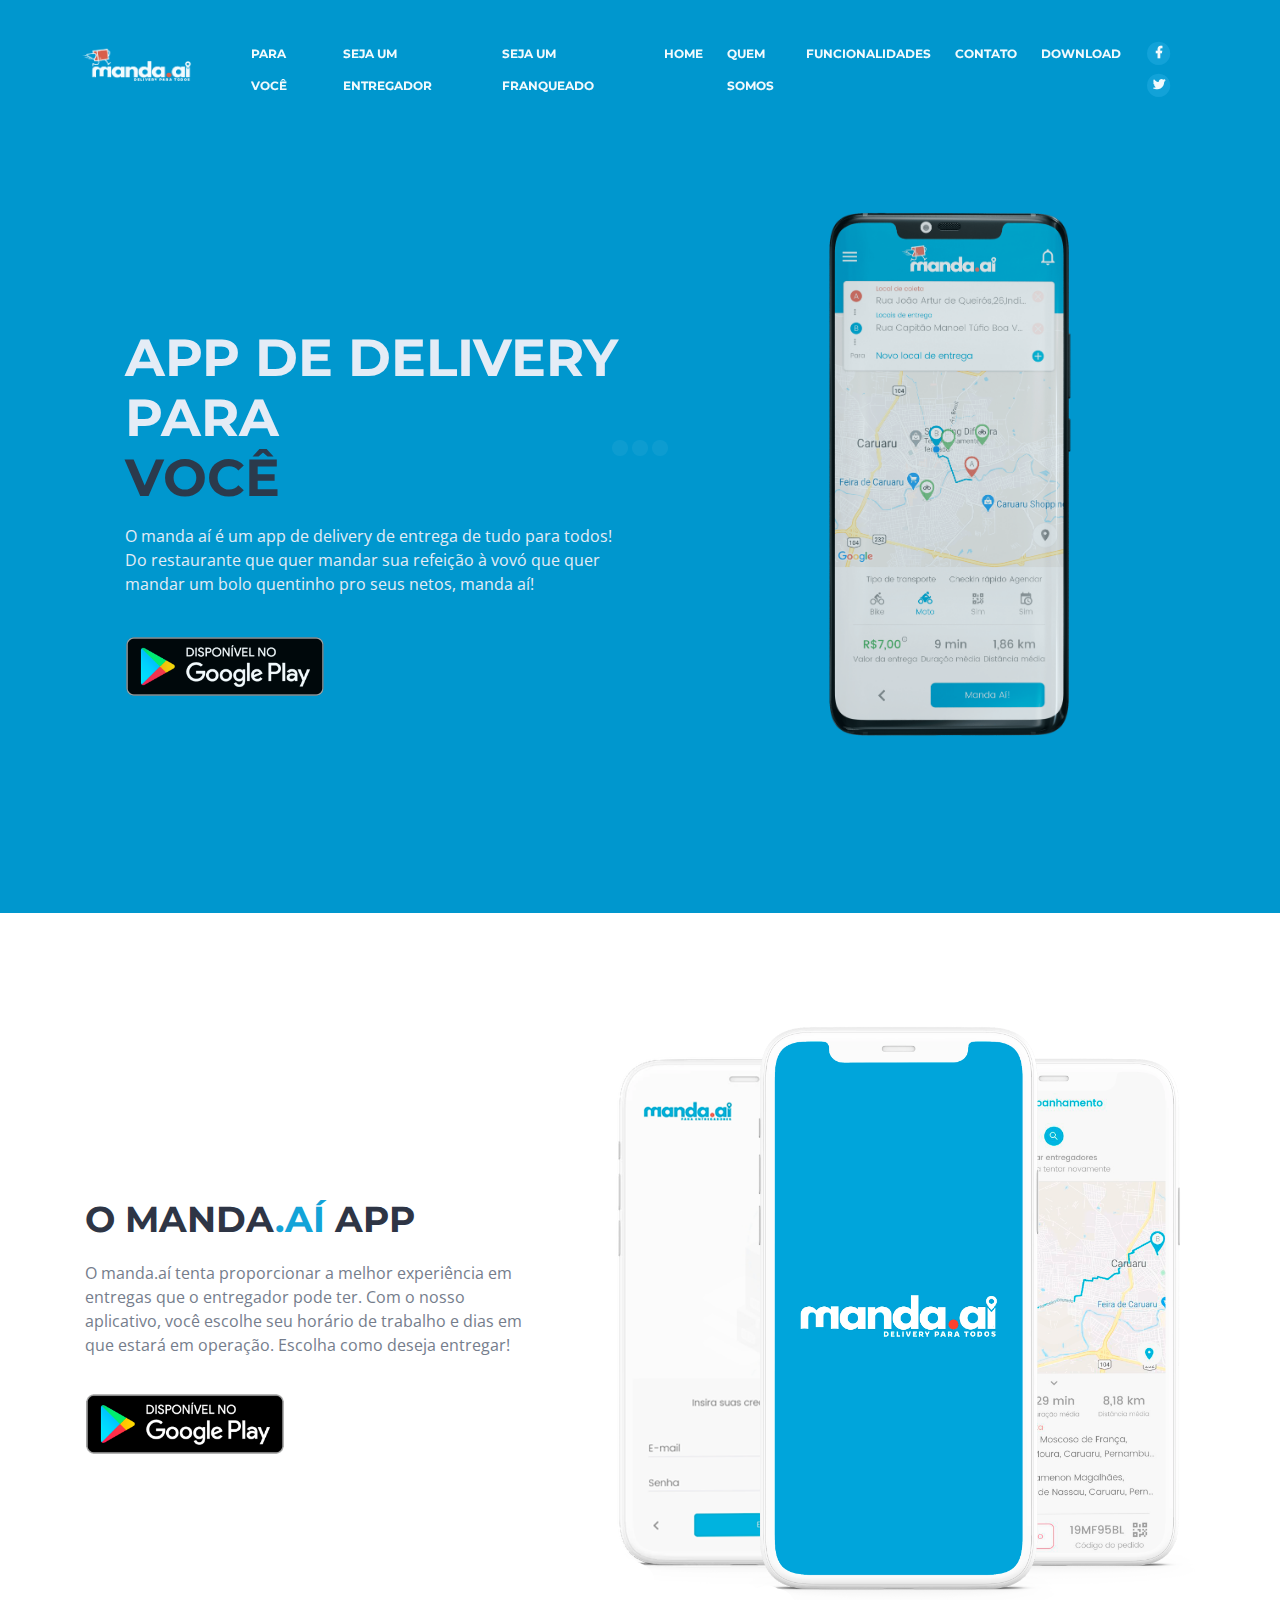
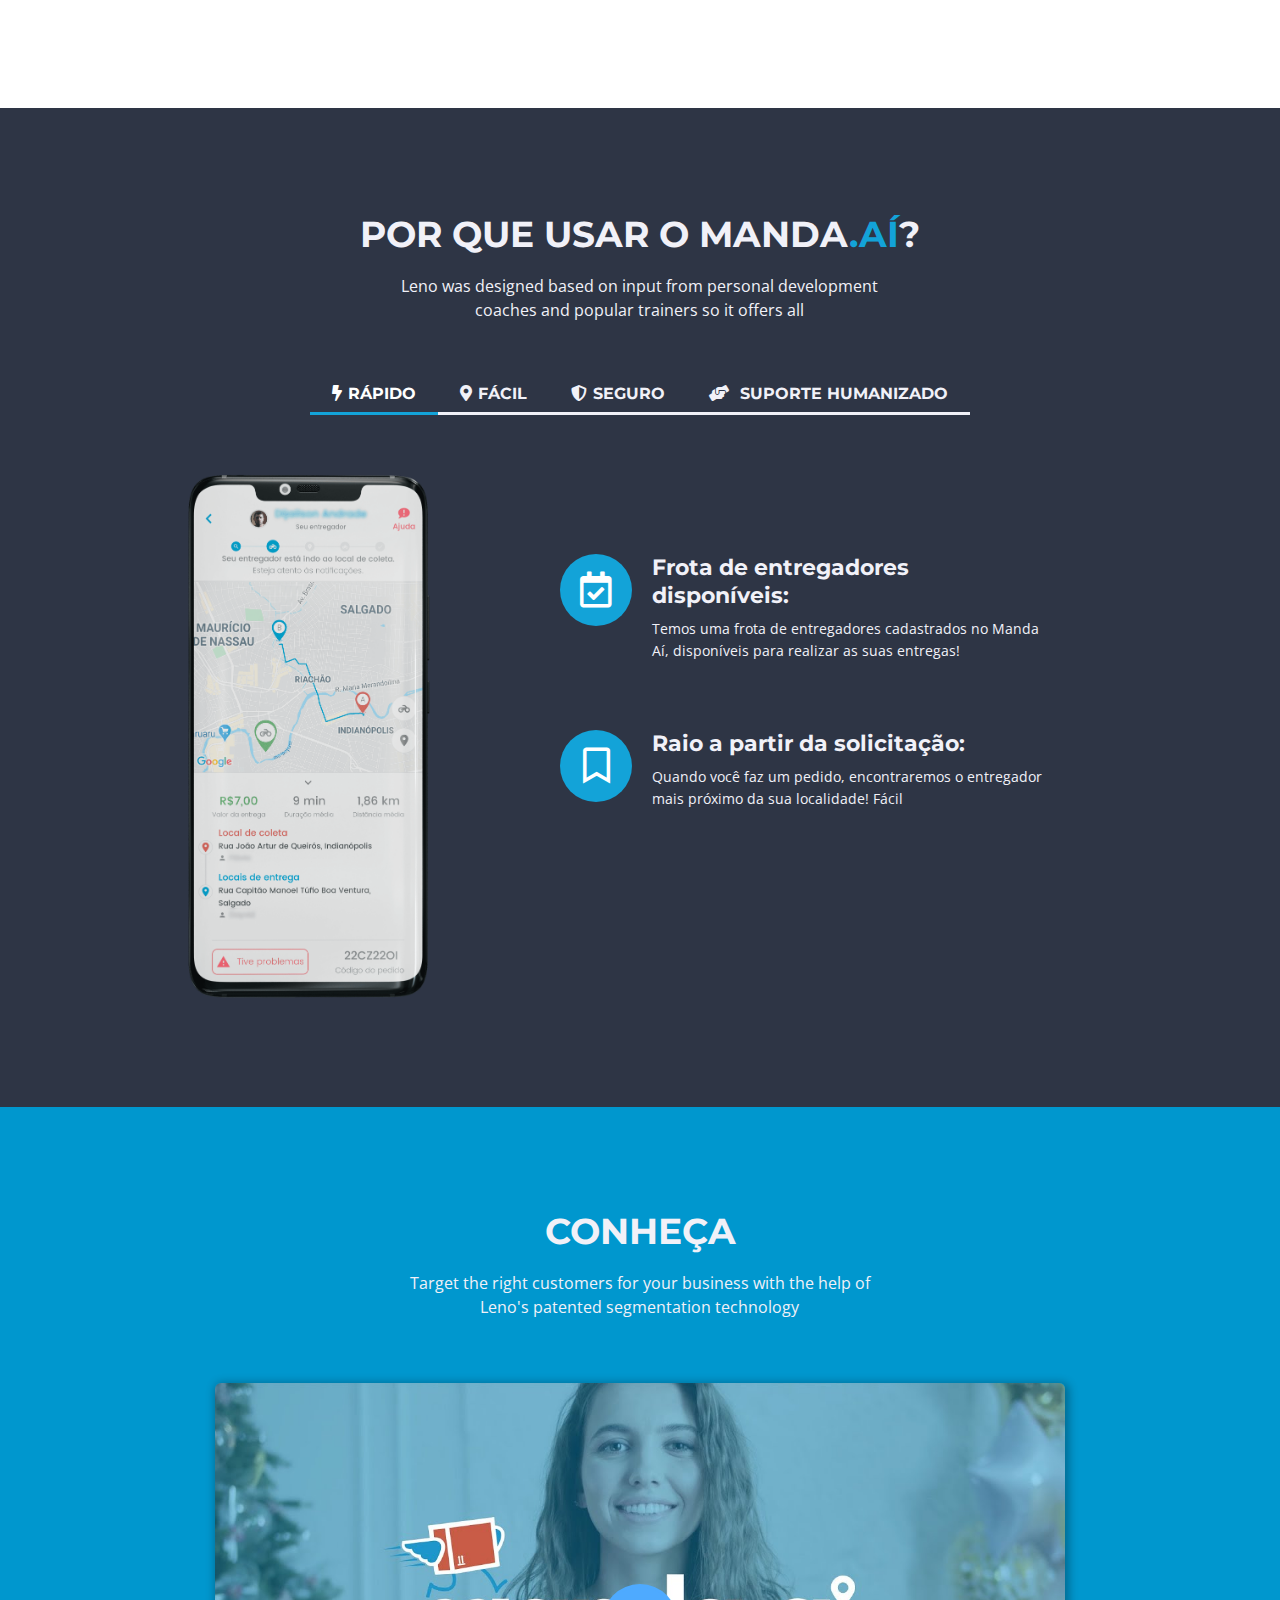
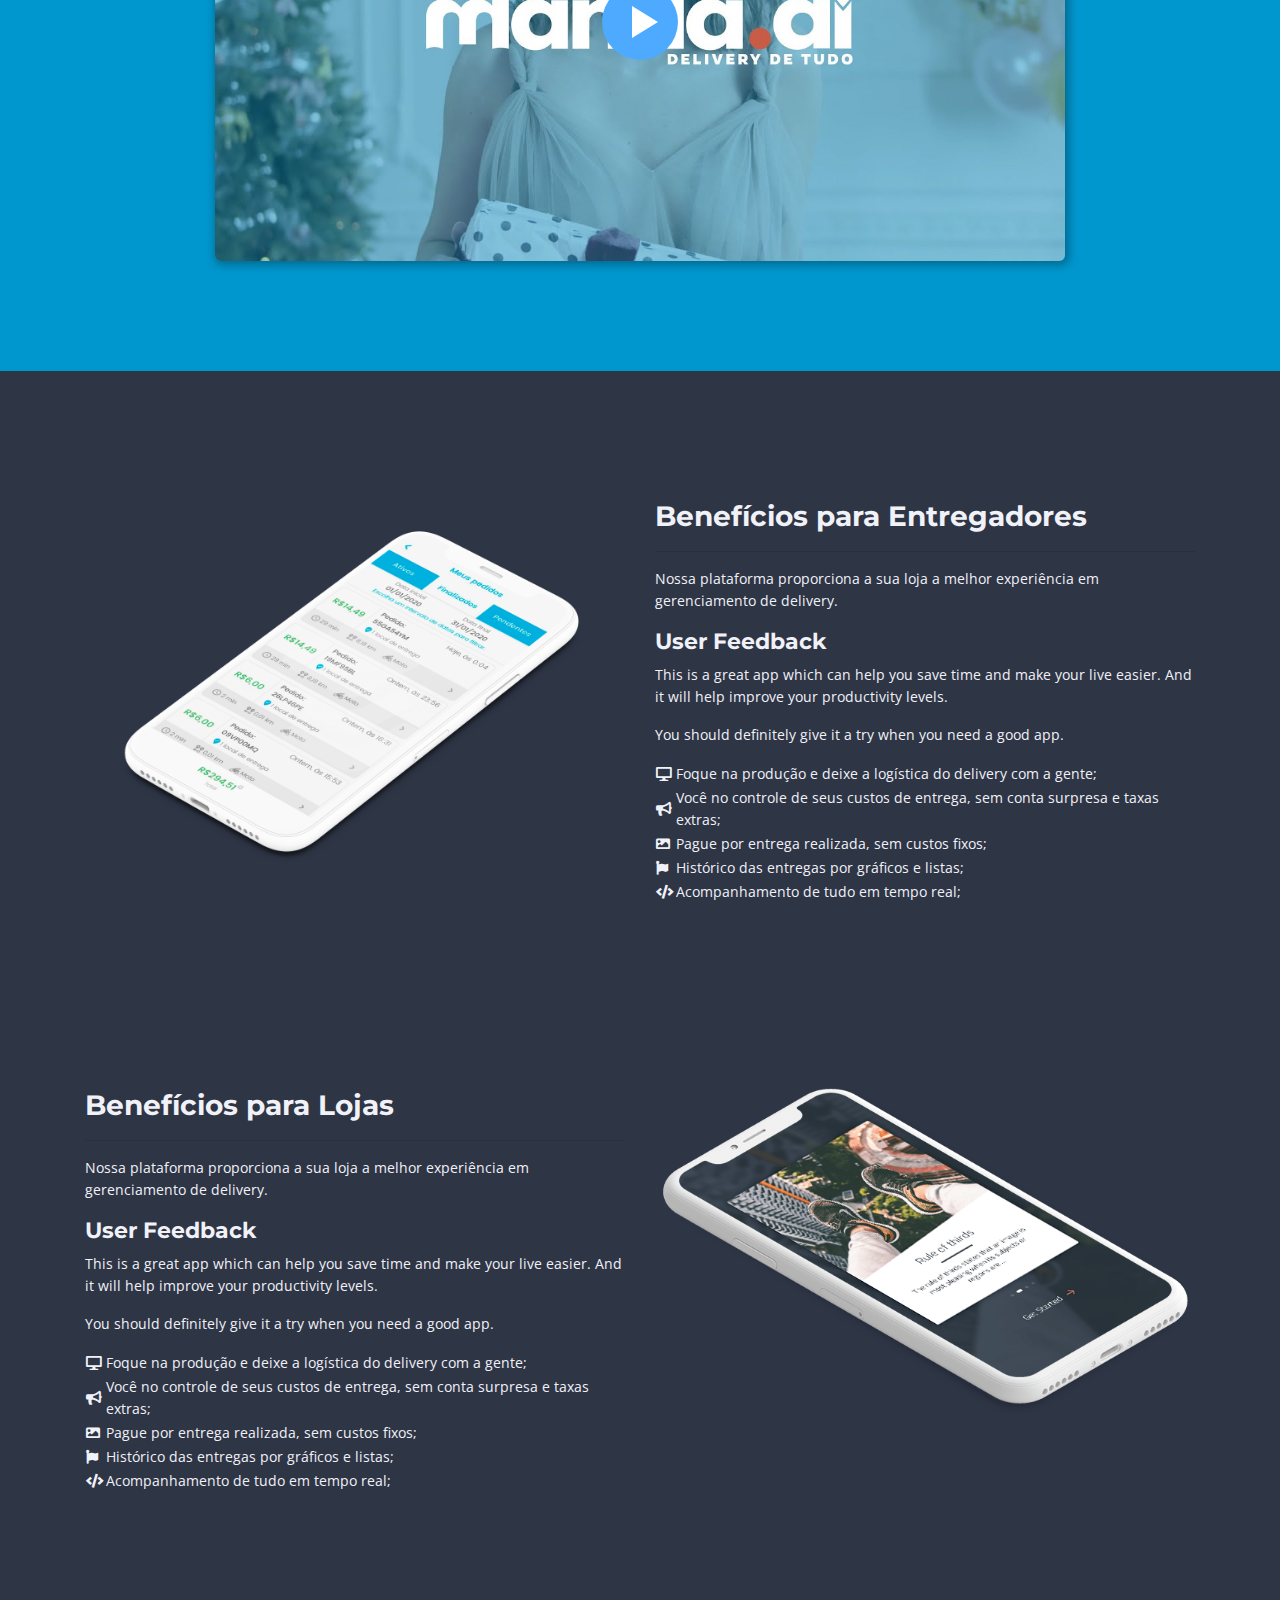
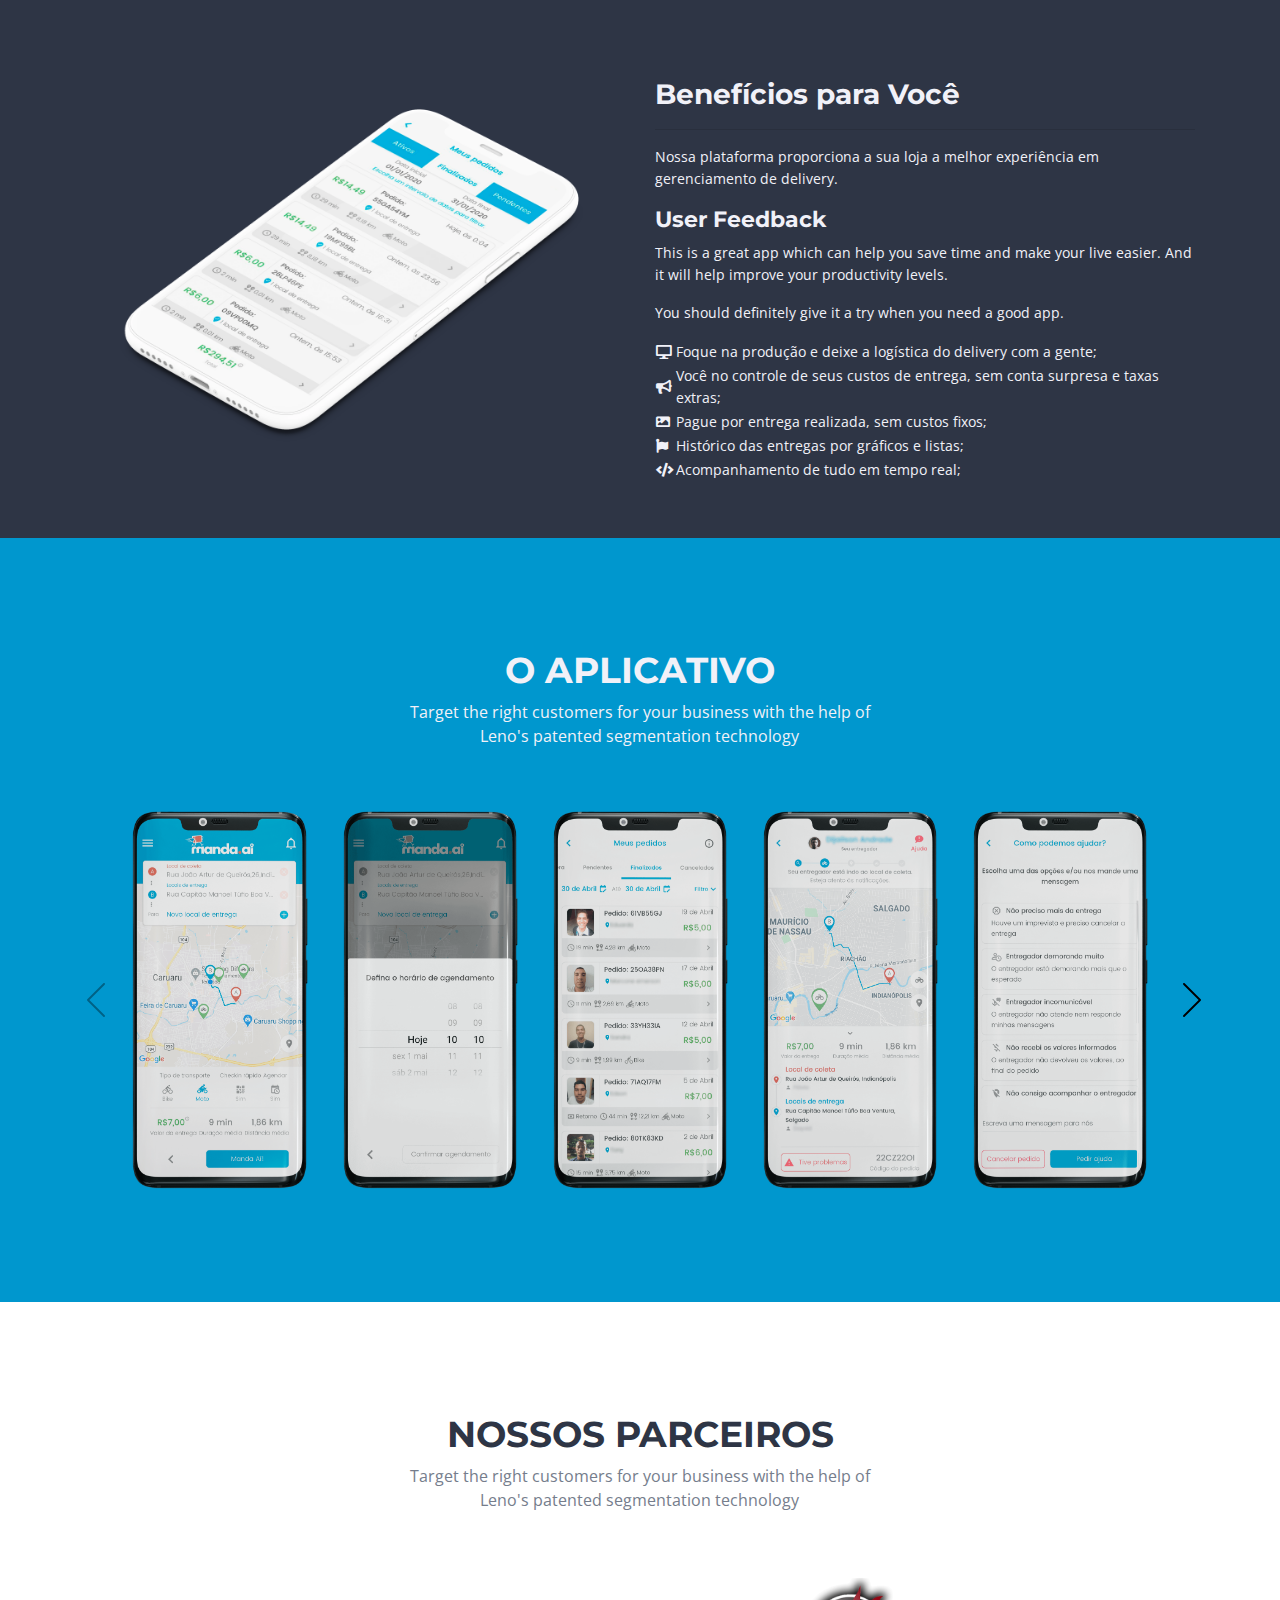
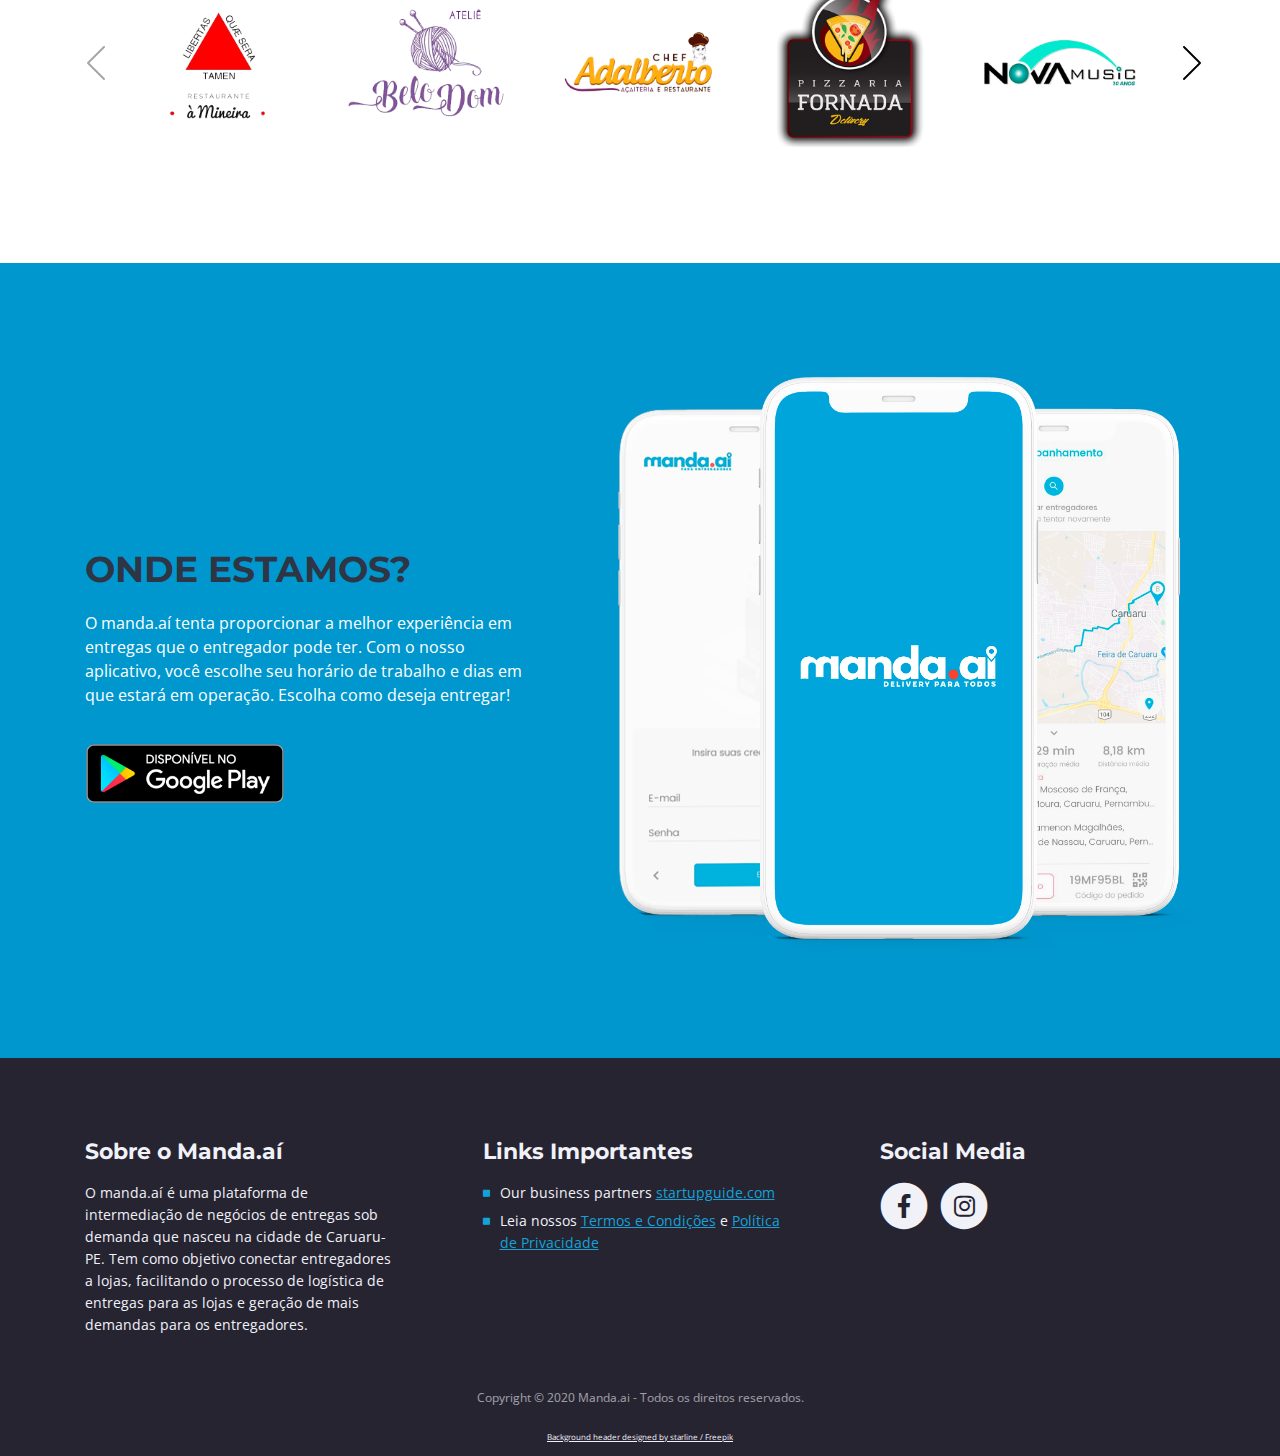
<file: index.html>
<!DOCTYPE html>
<html lang="en">
<head>
    <meta charset="utf-8">
    <meta name="viewport" content="width=device-width, initial-scale=1, shrink-to-fit=no">
    
    <!-- SEO Meta Tags -->
    <meta name="description" content="O manda aí é um app de delivery de entrega de tudo para todos! Do restaurante que quer mandar sua refeição à vovó que quer mandar um bolo quentinho pro seus netos, manda aí!">
    <meta name="author" content="Manda.ai">

    <!-- OG Meta Tags to improve the way the post looks when you share the page on LinkedIn, Facebook, Google+ -->
	<meta property="og:Manda.aí" content="" /> <!-- website name -->
	<meta property="og:www.mandaai.com.br" content="" /> <!-- website link -->
	<meta property="og:Manda.aí | Delivery para todos!" content=""/> <!-- title shown in the actual shared post -->
	<meta property="og:description" content="" /> <!-- description shown in the actual shared post -->
	<meta property="og:image" content="" /> <!-- image link, make sure it's jpg -->
	<meta property="og:https://mandaai.com.br" content="" /> <!-- where do you want your post to link to -->
	<meta property="og:type" content="article" />

    <!-- Website Title -->
    <title>Manda.aí | Delivery para todos!</title>
    
    <!-- Styles -->
    <link href="https://fonts.googleapis.com/css?family=Montserrat:400,600,700" rel="stylesheet">
    <link href="https://fonts.googleapis.com/css?family=Open+Sans:400,400i,700,700i" rel="stylesheet">
    <link href="css/bootstrap.css" rel="stylesheet">
    <link href="css/fontawesome-all.css" rel="stylesheet">
    <link href="css/swiper.css" rel="stylesheet">
	<link href="css/magnific-popup.css" rel="stylesheet">
	<link href="css/styles.css" rel="stylesheet">
	
	<!-- Favicon  -->
    <link rel="icon" href="images/favicon.png">

    <!-- Google Tag Manager -->
<script>(function(w,d,s,l,i){w[l]=w[l]||[];w[l].push({'gtm.start':
    new Date().getTime(),event:'gtm.js'});var f=d.getElementsByTagName(s)[0],
    j=d.createElement(s),dl=l!='dataLayer'?'&l='+l:'';j.async=true;j.src=
    'https://www.googletagmanager.com/gtm.js?id='+i+dl;f.parentNode.insertBefore(j,f);
    })(window,document,'script','dataLayer','GTM-WS89VTT');</script>
    <!-- End Google Tag Manager -->
</head>
<body data-spy="scroll" data-target=".fixed-top">
    <!-- Google Tag Manager (noscript) -->
<noscript><iframe src="https://www.googletagmanager.com/ns.html?id=GTM-WS89VTT"
    height="0" width="0" style="display:none;visibility:hidden"></iframe></noscript>
    <!-- End Google Tag Manager (noscript) -->
    
    <!-- Preloader -->
	<div class="spinner-wrapper">
        <div class="spinner">
            <div class="bounce1"></div>
            <div class="bounce2"></div>
            <div class="bounce3"></div>
        </div>
    </div>
    <!-- end of preloader -->
    

    <!-- Navigation -->
    <nav class="navbar navbar-expand-md navbar-dark navbar-custom fixed-top">
        <!-- Text Logo - Use this if you don't have a graphic logo -->
        <!-- <a class="navbar-brand logo-text page-scroll" href="index.html">Leno</a> -->

        <!-- Image Logo -->
        <a class="navbar-brand logo-image" href="index.html"><img src="images/logo-2.png" alt="alternative"></a> 
        
        <!-- Mobile Menu Toggle Button -->
        <button class="navbar-toggler" type="button" data-toggle="collapse" data-target="#navbarsExampleDefault" aria-controls="navbarsExampleDefault" aria-expanded="false" aria-label="Toggle navigation">
            <span class="navbar-toggler-awesome fas fa-bars"></span>
            <span class="navbar-toggler-awesome fas fa-times"></span>
        </button>
        <!-- end of mobile menu toggle button -->

        <div class="collapse navbar-collapse entregadores" id="navbarsExampleDefault">
            <ul class="navbar-nav ml-auto">
                <li class="nav-item">
                    <a class="nav-link page-scroll" href="#lojas" target="_blank">PARA VOCÊ <span class="sr-only">(current)</span></a>
                </li>
                <li class="nav-item">
                    <a class="nav-link page-scroll" href="#entregadores" target="_blank">SEJA UM ENTREGADOR</a>
                </li>
                <li class="nav-item">
                    <a class="nav-link page-scroll" href="#voce" target="_blank">SEJA UM FRANQUEADO</a>
                </li>
            </ul>
            <style>
            .navbar-brand{
                position: relative !important;
                top: -5px !important;
            }
            @media screen and (min-width:769px)
			{
                .entregadores{
                flex-grow: 0 !important;
                padding-left: 30px !important;
            }
			}
			@media screen and (max-width:768px)
			{
                .entregadores{
                flex-grow: 0 !important;
                padding-left: 0px !important;
            }
            }
            </style>
        </div>    


        <div class="collapse navbar-collapse" id="navbarsExampleDefault">
            <ul class="navbar-nav ml-auto">
                <li class="nav-item">
                    <a class="nav-link page-scroll" href="#header">HOME <span class="sr-only">(current)</span></a>
                </li>
                <li class="nav-item">
                    <a class="nav-link page-scroll" href="#sobre">QUEM SOMOS</a>
                </li>
                <li class="nav-item">
                    <a class="nav-link page-scroll" href="#features">FUNCIONALIDADES</a>
                </li>
                <li class="nav-item">
                    <a class="nav-link page-scroll" href="#contact">CONTATO</a>
                </li>
                <li class="nav-item">
                    <a class="nav-link page-scroll" target="_blank" href="https://play.google.com/store/apps/developer?id=Manda+A%C3%AD+Labs&hl=pt_BR">DOWNLOAD</a>
                </li>

                <!-- Dropdown Menu         
                <li class="nav-item dropdown">
                    <a class="nav-link dropdown-toggle page-scroll" href="#details" id="navbarDropdown" role="button" aria-haspopup="true" aria-expanded="false">TERMOS</a>
                    <div class="dropdown-menu" aria-labelledby="navbarDropdown">
                        <a class="dropdown-item" href="terms-conditions.html"><span class="item-text">TERMO DE CONDIÇÃO</span></a>
                        <div class="dropdown-items-divide-hr"></div>
                        <a class="dropdown-item" href="privacy-policy.html"><span class="item-text">POLÍTICA DE PRIVACIDADE</span></a>
                    </div>
                </li>
                <!-- end of dropdown menu -->
                

                
            </ul>
            <span class="nav-item social-icons">
                <span class="fa-stack">
                    <a href="#your-link">
                        <i class="fas fa-circle fa-stack-2x"></i>
                        <i class="fab fa-facebook-f fa-stack-1x"></i>
                    </a>
                </span>
                <span class="fa-stack">
                    <a href="#your-link">
                        <i class="fas fa-circle fa-stack-2x"></i>
                        <i class="fab fa-twitter fa-stack-1x"></i>
                    </a>
                </span>
            </span>
        </div>
    </nav> <!-- end of navbar -->
    <!-- end of navigation -->


    <!-- Header -->
    <header id="header" class="header curved">
        <div class="header-content">
            <div class="container">
                <div class="row">
                    <div class="col-lg-6">
                        <div class="text-container">
                            <h1>APP DE DELIVERY PARA <br><span id="js-rotating">VOCÊ, FARMÁCIAS, MERCADOS, LOJISTAS, MERCEARIA, HAMBURGUERIA</span></h1>
                            <p class="p-large">O manda aí é um app de delivery de entrega de tudo para todos! Do restaurante que quer mandar sua refeição à vovó que quer mandar um bolo quentinho pro seus netos, manda aí!</p>
                            <!-- <a class="btn-solid-lg page-scroll" href="#your-link"><i class="fab fa-apple"></i>APP STORE</a> -->
                            <a class="" href="https://play.google.com/store/apps/developer?id=Manda+A%C3%AD+Labs&hl=pt_BR" target="_blank"></i><img src="images/google-play-badge.png" width="200px"></a>
                        </div>
                    </div> <!-- end of col -->
                    <div class="col-lg-6">
                        <div class="image-container text-center">
                            <img style="width: 250px; height: auto;" class="img-fluid" src="images/prints/1.png" alt="alternative">
                        </div> <!-- end of image-container -->
                    </div> <!-- end of col -->
                </div> <!-- end of row -->
            </div> <!-- end of container -->
        </div> <!-- end of header-content -->
    </header> <!-- end of header -->
    <!-- end of header -->


    <!-- Testimonials 
    <div class="slider-1">
        <div class="container">
            <div class="row">
                <div class="col-lg-12">

                    <!-- Card Slider 
                    <div class="slider-container">
                        <div class="swiper-container card-slider">
                            <div class="swiper-wrapper">
                                
                                <!-- Slide 
                                <div class="swiper-slide">
                                    <div class="card">
                                        <img class="card-image" src="images/testimonial-1.jpg" alt="alternative">
                                        <div class="card-body">
                                            <p class="testimonial-text">I just finished my trial period and was so amazed with the support and results that I purchased Leno.</p>
                                            <p class="testimonial-author">Jude Thorn - Designer</p>
                                        </div>
                                    </div>
                                </div> <!-- end of swiper-slide 
                                <!-- end of slide 
        
                                <!-- Slide 
                                <div class="swiper-slide">
                                    <div class="card">
                                        <img class="card-image" src="images/testimonial-2.jpg" alt="alternative">
                                        <div class="card-body">
                                            <p class="testimonial-text">I don't know how I managed to get work done without Leno. The speed of this application is amazing!</p>
                                            <p class="testimonial-author">Roy Smith - Developer</p>
                                        </div>
                                    </div>        
                                </div> <!-- end of swiper-slide 
                                <!-- end of slide 
        
                                <!-- Slide 
                                <div class="swiper-slide">
                                    <div class="card">
                                        <img class="card-image" src="images/testimonial-3.jpg" alt="alternative">
                                        <div class="card-body">
                                            <p class="testimonial-text">This app has the potential of becoming a mandatory tool in every marketer's day to day operations.</p>
                                            <p class="testimonial-author">Marsha Singer - Marketer</p>
                                        </div>
                                    </div>        
                                </div> <!-- end of swiper-slide 
                                <!-- end of slide 
        
                                <!-- Slide 
                                <div class="swiper-slide">
                                    <div class="card">
                                        <img class="card-image" src="images/testimonial-4.jpg" alt="alternative">
                                        <div class="card-body">
                                            <p class="testimonial-text">Searching for a great marketing automation app was difficult but thankfully I found Leno.</p>
                                            <p class="testimonial-author">Tim Shaw - Designer</p>
                                        </div>
                                    </div>
                                </div> <!-- end of swiper-slide 
                                <!-- end of slide 
        
                                <!-- Slide 
                                <div class="swiper-slide">
                                    <div class="card">
                                        <img class="card-image" src="images/testimonial-5.jpg" alt="alternative">
                                        <div class="card-body">
                                            <p class="testimonial-text">Leno's support team is amazing. They've helped me with some issues and I am so grateful to them.</p>
                                            <p class="testimonial-author">Lindsay Spice - Marketer</p>
                                        </div>
                                    </div>        
                                </div> <!-- end of swiper-slide 
                                <!-- end of slide 
        
                                <!-- Slide 
                                <div class="swiper-slide">
                                    <div class="card">
                                        <img class="card-image" src="images/testimonial-6.jpg" alt="alternative">
                                        <div class="card-body">
                                            <p class="testimonial-text">Who would have thought that Leno can provide such amazing results in just a few weeks of use</p>
                                            <p class="testimonial-author">Ann Black - Developer</p>
                                        </div>
                                    </div>        
                                </div> <!-- end of swiper-slide 
                                <!-- end of slide 
                            
                            </div> <!-- end of swiper-wrapper 
        
                            <!-- Add Arrows 
                            <div class="swiper-button-next"></div>
                            <div class="swiper-button-prev"></div>
                            <!-- end of add arrows 
        
                        </div> <!-- end of swiper-container 
                    </div> <!-- end of slider-container 
                    <!-- end of card slider 

                </div> <!-- end of col 
            </div> <!-- end of row 
        </div> <!-- end of container
    </div> <!-- end of slider-1 
    <!-- end of testimonials -->

    <!-- Download -->
    <div id="sobre" class="basic-4">
        <div class="container">
            <div class="row">
                <div class="col-lg-6 col-xl-5">
                    <div class="text-container">
                        <h2 style="color: #2e3545 !important;">O <span class="blue">MANDA<span style="color: #13A3D8;">.AÍ</span> APP</span></h2>
                        <p style="color: #757d8c !important;" class="p-large">
                            O manda.aí tenta proporcionar a melhor experiência em entregas que o entregador pode ter. Com o nosso aplicativo, 
                            você escolhe seu horário de trabalho e dias em que estará em operação. Escolha como deseja entregar! 
                        </p>
                        <!-- <a class="btn-solid-lg" href="#your-link"><i class="fab fa-apple"></i>APP STORE</a> -->
                        <a class="" href="https://play.google.com/store/apps/developer?id=Manda+A%C3%AD+Labs&hl=pt_BR" target="_blank"></i><img src="images/google-play-badge.png" width="200px"></a>
                    </div> <!-- end of text-container -->
                </div> <!-- end of col -->
                <div class="col-lg-6 col-xl-7">
                    <div class="image-container">
                        <img class="img-fluid" src="images/prints/download.png" alt="alternative">
                    </div> <!-- end of img-container -->
                </div> <!-- end of col -->
            </div> <!-- end of row -->
        </div> <!-- end of container -->
    </div> <!-- end of basic-4 -->
    <!-- end of download -->
    

    <!-- Features -->
    <div id="features" class="tabs">
        <div class="container">
            <div class="row">
                <div class="col-lg-12">
                    <h2>POR QUE USAR O MANDA<span style="color: #13A3D8;">.AÍ</span>?</h2>
                    <div class="p-heading p-large">Leno was designed based on input from personal development coaches and popular trainers so it offers all</div>
                </div> <!-- end of col -->
            </div> <!-- end of row -->
            <div class="row">

                <!-- Tabs Links -->
                <ul class="nav nav-tabs" id="lenoTabs" role="tablist">
                    <li class="nav-item">
                        <a class="nav-link active" id="nav-tab-1" data-toggle="tab" href="#tab-1" role="tab" aria-controls="tab-1" aria-selected="true"><i class="fas fa-bolt"></i>RÁPIDO</a>
                    </li>
                    <li class="nav-item">
                        <a class="nav-link" id="nav-tab-2" data-toggle="tab" href="#tab-2" role="tab" aria-controls="tab-2" aria-selected="false"><i class="fas fa-map-marker-alt"></i>FÁCIL</a>
                    </li>
                    <li class="nav-item">
                        <a class="nav-link" id="nav-tab-3" data-toggle="tab" href="#tab-3" role="tab" aria-controls="tab-3" aria-selected="false"><i class="fas fa-shield-alt"></i>SEGURO</a>
                    </li>
                    <li class="nav-item">
                        <a class="nav-link" id="nav-tab-4" data-toggle="tab" href="#tab-4" role="tab" aria-controls="tab-4" aria-selected="false"><i class="fas fa-hands-helping"></i> </i>SUPORTE HUMANIZADO</a>
                    </li>
                </ul>
                <!-- end of tabs links -->


                <!-- Tabs Content-->
                <div class="tab-content" id="lenoTabsContent">
                    
                    <!-- Tab -->
                    <div class="tab-pane fade show active" id="tab-1" role="tabpanel" aria-labelledby="tab-1">
                        <div class="container">
                            <div class="row">
                                
                                
                                <!-- Image Pane -->
                                <div class="col-lg-5">
                                    <img class="img-fluid img-mob"  style="width: 250px !important;" src="images/prints/4.png" alt="alternative">
                                </div>
                                <!-- end of image pane
                                
                                <!-- Icon Cards Pane -->
                                <div class="col-lg-6">
                                    <div class="card right-pane first">
                                        <div class="card-body">
                                            <div class="card-icon">
                                                <i class="far fa-calendar-check"></i>
                                            </div>
                                            <div class="text-wrapper">
                                                <h4 class="card-title">Frota de entregadores disponíveis:</h4>
                                                <p>Temos uma frota de entregadores cadastrados no Manda Aí, disponíveis para realizar as suas entregas!</p>
                                            </div>
                                        </div>
                                    </div>
                                    <div class="card right-pane">
                                        <div class="card-body">
                                            <div class="card-icon">
                                                <i class="far fa-bookmark"></i>
                                            </div>
                                            <div class="text-wrapper">
                                                <h4 class="card-title">Raio a partir da solicitação:</h4>
                                                <p>Quando você faz um pedido, encontraremos o entregador mais próximo da sua localidade!
                                                    Fácil</p>
                                            </div>
                                        </div>
                                    </div>
                                   
                                </div>
                                <!-- end of icon cards pane -->

                            </div> <!-- end of row -->
                        </div> <!-- end of container -->
                    </div> <!-- end of tab-pane -->
                    <!-- end of tab -->

                    <!-- Tab -->
                    <div class="tab-pane fade" id="tab-2" role="tabpanel" aria-labelledby="tab-2">
                        <div class="container">
                            <div class="row">

                                
                                <!-- end of image pane -->
                                <div class="col-md-1"></div>
                                <!-- Text And Icon Cards Area -->
                                <div class="col-md-10">
                                    <div class="text-center">
                                        <h3>Interface descomplicada</h3>
                                        <p>Nosso app está em constante melhoramento para que você tenha sempre o benefício de fazer entregas mas com toda simplicidade que você merece
                                            - burocracia: Desburocratizamos o processo para que você faça suas entregas!</p>
                                    </div> 
                                    
                                    <!-- end of text-area 
                                    
                                    <div class="icon-cards-area">
                                            <div class="card">
                                                <div class="card-icon">
                                                    <i class="fas fa-cube"></i>
                                                </div>
                                                <div class="card-body">
                                                    <h4 class="card-title">Good Foundation</h4>
                                                    <p>Get a solid foundation for your self development efforts. Try Leno mobile app for any mobile platform</p>
                                                </div>
                                            </div>
                                            <div class="card">
                                                <div class="card-icon">
                                                    <i class="far fa-bookmark"></i>
                                                </div>
                                                <div class="card-body">
                                                    <h4 class="card-title">Easy Reading</h4>
                                                    <p>Reading focus mode for long form articles, ebooks and other materials which involve large text areas</p>
                                                </div>
                                            </div>
                                            <div class="card">
                                                <div class="card-icon">
                                                    <i class="far fa-calendar-check"></i>
                                                </div>
                                                <div class="card-body">
                                                    <h4 class="card-title">Calendar Input</h4>
                                                    <p>Schedule your appointments, meetings and periodical evaluations using the provided in-app calendar option</p>
                                                </div>
                                            </div>
                                            <div class="card">
                                                <div class="card-icon">
                                                    <i class="far fa-file-code"></i>
                                                </div>
                                                <div class="card-body">
                                                    <h4 class="card-title">Visual Editor</h4>
                                                    <p>Leno provides a well designed and ergonomic visual editor for you to edit your notes and input data</p>
                                                </div>
                                            </div>
                                    </div> <!-- end of icon cards area -->
                                </div> <!-- end of col-md-8 -->
                                <!-- end of text and icon cards area -->
                                <div class="col-md-1"></div>
                            </div> <!-- end of row -->
                        </div> <!-- end of container -->
                    </div> <!-- end of tab-pane -->
                    <!-- end of tab -->

                    <!-- Tab -->
                    <div class="tab-pane fade" id="tab-3" role="tabpanel" aria-labelledby="tab-3">
                        <div class="container">
                            <div class="row">

                                 <div class="col-md-1"></div>
                                <!-- Text And Icon Cards Area -->
                                <div class="col-md-11" >
                                    <div class="icon-cards-area" style="display: flex;">
                                        <div class="card">
                                            <div class="card-icon">
                                                <i class="far fa-calendar-check"></i>
                                            </div>
                                            <div class="card-body">
                                                <h4 class="card-title">Acompanhe seus pedidos:</h4>
                                                <p>Você tem acesso à todo percurso em tempo real realizado pelo entregador a partir do momento que ele sai com a sua entrega através do mapa em nosso app</p>
                                            </div>
                                        </div>
                                        <div class="card">
                                            <div class="card-icon">
                                                <i class="far fa-file-code"></i>
                                            </div>
                                            <div class="card-body">
                                                <h4 class="card-title">Cadastro completo:</h4>
                                                <p>Todos os entregadores cadastrados no Manda Aí realizam cadastramento com a documentação completa e entrevista para começar a fazer entregas</p>
                                            </div>
                                        </div>
                                        <div class="card">
                                            <div class="card-icon">
                                                <i class="fas fa-cube"></i>
                                            </div>
                                            <div class="card-body">
                                                <h4 class="card-title">Avaliação:</h4>
                                                <p>Quando um entregador aceita seu pedido de entrega, você terá acesso a seu perfil e poderá ver avaliações feitas por outros usuários a esse entregador</p>
                                            </div>
                                        </div>
                                    </div> <!-- end of icon cards area -->
                                    
                                    <!-- <div class="text-area">
                                        <h3>Monitoring Tools Evaluation</h3>
                                        <p>Monitor the evolution of your finances and health state using tools integrated in Leno. The generated real time reports can be filtered based on any <a class="turquoise" href="#your-link">desired criteria</a>.</p>
                                    </div>  -->
                                </div> 
                                <!-- <div class="col-md-2"></div> -->
                                <!-- end of col-md-8 -->
                                <!-- end of text and icon cards area -->

                                <!-- Image Pane 
                                <div class="col-md-4">
                                    <img class="img-fluid" src="images/features-iphone-3.png" alt="alternative">
                                </div>
                                <!-- end of image pane -->
                                    
                            </div> <!-- end of row -->
                        </div> <!-- end of container -->
                    </div><!-- end of tab-pane -->
                    <!-- end of tab -->
                    
                     <!-- Tab -->
                     <div class="tab-pane fade" id="tab-4" role="tabpanel" aria-labelledby="tab-3">
                        <div class="container">
                            <div class="row">

                                <div class="col-md-1"></div>

                                <!-- Text And Icon Cards Area -->
                                <div class="col-md-10">
                                    <div class="text-center">
                                        <h3>Estamos aqui</h3>
                                        <p>Estamos disponíveis em nossos canais para lhe atender e tirar todas as suas dúvidas sobre o aplicativo.</p>
                                    </div> <!-- end of text-area -->
                                </div> <!-- end of col-md-8 -->
                                <!-- end of text and icon cards area -->

                                <div class="col-md-1"></div>
                                    
                            </div> <!-- end of row -->
                        </div> <!-- end of container -->
                    </div><!-- end of tab-pane -->
                    <!-- end of tab -->

                </div> <!-- end of tab-content -->
                <!-- end of tabs content -->

            </div> <!-- end of row --> 
        </div> <!-- end of container --> 
    </div> <!-- end of tabs -->
    <!-- end of features -->


    <!-- Video -->
    <div id="preview" class="basic-1">
        <div class="container">
            <div class="row">
                <div class="col-lg-12">
                    <h2>CONHEÇA</h2>
                    <div class="p-heading p-large">Target the right customers for your business with the help of Leno's patented segmentation technology</div>
                </div> <!-- end of col -->
            </div> <!-- end of row -->
            <div class="row">
                <div class="col-lg-12">

                    <!-- Video Preview -->
                    <div class="image-container">
                        <div class="video-wrapper">
                            <a class="popup-youtube" href="https://www.youtube.com/watch?v=Bx2ET1KP5-8" data-effect="fadeIn">
                                <img class="img-fluid" src="images/video.jpg" alt="alternative">
                                <span class="video-play-button">
                                    <span></span>
                                </span>
                            </a>
                        </div> <!-- end of video-wrapper -->
                    </div> <!-- end of image-container -->
                    <!-- end of video preview -->

                </div> <!-- end of col -->
            </div> <!-- end of row -->
        </div> <!-- end of container -->
    </div> <!-- end of basic-1 -->
    <!-- end of video -->


    <!-- Details 1 -->
    <div id="entregadores" class="basic-2">
        <div class="container">
            <div class="row">
                <div class="col-lg-6 img-mob">
                    <img class="img-fluid img-mob" src="images/prints/pedidos.png" alt="alternative">
                </div> <!-- end of col 
                <div class="col-lg-6">
                    <div class="text-container">
                        <h3>Benefícios para Lojas</h3>
                        <p>Nossa plataforma proporciona a sua loja a melhor experiência 
                            em gerenciamento de delivery. 
                            Com nossa ferramenta de roteirização e 
                            acompanhamento em tempo real da entrega, 
                            você terá acesso a todo processo de entrega de seus produtos, 
                            podendo consultar todo o histórico de entregas que foram realizadas 
                            para potencializar suas entregas, garantindo total satisfação dos 
                            seus clientes com absoluto controle dos custos, sem surpresas.</p>
                        <a class="btn-solid-reg popup-with-move-anim" href="#details-lightbox-1">LIGHTBOX</a>
                    </div> <!-- end of text-container -->
                    <div class="col-lg-6">
                        <h3>Benefícios para Entregadores</h3>
                        <hr>
                        <p>Nossa plataforma proporciona a sua loja a melhor experiência em gerenciamento de delivery.</p>
                        <h4>User Feedback</h4>
                        <p>This is a great app which can help you save time and make your live easier. And it will help improve your productivity levels.</p>
                        <p>You should definitely give it a try when you need a good app.</p>
                        <table>
                            <tr><td class="icon-cell"><i class="fas fa-desktop"></i></td><td>Foque na produção e deixe a logística do delivery com a gente;</td></tr>
                            <tr><td class="icon-cell"><i class="fas fa-bullhorn"></i></td><td>Você no controle de seus custos de entrega, sem conta surpresa e taxas extras;</td></tr>
                            <tr><td class="icon-cell"><i class="fas fa-image"></i></td><td>Pague por entrega realizada, sem custos fixos;</td></tr>
                            <tr><td class="icon-cell"><i class="fab fa-font-awesome-flag"></i></td><td>Histórico das entregas por gráficos e listas;</td></tr>
                            <tr><td class="icon-cell"><i class="fas fa-code"></i></td><td>Acompanhamento de tudo em tempo real;</td></tr>
                        </table>
                        <!-- <a class="btn-solid-reg" href="#your-link">DETAILS</a> <a class="btn-outline-reg mfp-close as-button" href="#details">BACK</a>  -->
                    </div>
                </div> <!-- end of col -->
            </div> <!-- end of row -->
        </div> <!-- end of container -->
    </div> <!-- end of basic-2 -->
    <!-- end of details 1 -->


    <!-- Details 2 -->
    <div class="basic-2" id="lojas">
        <div class="second">
            <div class="container">
                <div class="row">
                    <div class="col-lg-6">
                        <h3>Benefícios para Lojas</h3>
                        <hr>
                        <p>Nossa plataforma proporciona a sua loja a melhor experiência em gerenciamento de delivery.</p>
                        <h4>User Feedback</h4>
                        <p>This is a great app which can help you save time and make your live easier. And it will help improve your productivity levels.</p>
                        <p>You should definitely give it a try when you need a good app.</p>
                        <table>
                            <tr><td class="icon-cell"><i class="fas fa-desktop"></i></td><td>Foque na produção e deixe a logística do delivery com a gente;</td></tr>
                            <tr><td class="icon-cell"><i class="fas fa-bullhorn"></i></td><td>Você no controle de seus custos de entrega, sem conta surpresa e taxas extras;</td></tr>
                            <tr><td class="icon-cell"><i class="fas fa-image"></i></td><td>Pague por entrega realizada, sem custos fixos;</td></tr>
                            <tr><td class="icon-cell"><i class="fab fa-font-awesome-flag"></i></td><td>Histórico das entregas por gráficos e listas;</td></tr>
                            <tr><td class="icon-cell"><i class="fas fa-code"></i></td><td>Acompanhamento de tudo em tempo real;</td></tr>
                        </table>
                        <!-- <a class="btn-solid-reg" href="#your-link">DETAILS</a> <a class="btn-outline-reg mfp-close as-button" href="#details">BACK</a>  -->
                    </div> <!-- end of col -->
                    <div class="col-lg-6 img-mob">
                        <img class="img-fluid img-mob" src="images/details-2-iphone.png" alt="alternative">
                    </div> <!-- end of col -->
                </div> <!-- end of row -->
            </div> <!-- end of container -->
        </div> <!-- end of second -->
    </div> <!-- end of basic-3 -->    
    <!-- end of details 2 -->

     <!-- Details 1 -->
     <div class="basic-2" id="voce">
        <div class="second">
        <div class="container">
            <div class="row">
                <div class="col-lg-6">
                    <img class="img-fluid img-mob" src="images/prints/pedidos.png" alt="alternative">
                </div> <!-- end of col 
                <div class="col-lg-6">
                    <div class="text-container">
                        <h3>Benefícios para Lojas</h3>
                        <p>Nossa plataforma proporciona a sua loja a melhor experiência 
                            em gerenciamento de delivery. 
                            Com nossa ferramenta de roteirização e 
                            acompanhamento em tempo real da entrega, 
                            você terá acesso a todo processo de entrega de seus produtos, 
                            podendo consultar todo o histórico de entregas que foram realizadas 
                            para potencializar suas entregas, garantindo total satisfação dos 
                            seus clientes com absoluto controle dos custos, sem surpresas.</p>
                        <a class="btn-solid-reg popup-with-move-anim" href="#details-lightbox-1">LIGHTBOX</a>
                    </div> <!-- end of text-container -->
                    <div class="col-lg-6">
                        <h3>Benefícios para Você</h3>
                        <hr>
                        <p>Nossa plataforma proporciona a sua loja a melhor experiência em gerenciamento de delivery.</p>
                        <h4>User Feedback</h4>
                        <p>This is a great app which can help you save time and make your live easier. And it will help improve your productivity levels.</p>
                        <p>You should definitely give it a try when you need a good app.</p>
                        <table>
                            <tr><td class="icon-cell"><i class="fas fa-desktop"></i></td><td>Foque na produção e deixe a logística do delivery com a gente;</td></tr>
                            <tr><td class="icon-cell"><i class="fas fa-bullhorn"></i></td><td>Você no controle de seus custos de entrega, sem conta surpresa e taxas extras;</td></tr>
                            <tr><td class="icon-cell"><i class="fas fa-image"></i></td><td>Pague por entrega realizada, sem custos fixos;</td></tr>
                            <tr><td class="icon-cell"><i class="fab fa-font-awesome-flag"></i></td><td>Histórico das entregas por gráficos e listas;</td></tr>
                            <tr><td class="icon-cell"><i class="fas fa-code"></i></td><td>Acompanhamento de tudo em tempo real;</td></tr>
                        </table>
                        <!-- <a class="btn-solid-reg" href="#your-link">DETAILS</a> <a class="btn-outline-reg mfp-close as-button" href="#details">BACK</a>  -->
                    </div>
                </div> <!-- end of col -->
            </div> <!-- end of row -->
        </div>
        </div> <!-- end of container -->
    </div> <!-- end of basic-2 -->
    <!-- end of details 1 -->


    <!-- Details Lightboxes -->
	<!-- Lightbox 
	<div id="details-lightbox-1" class="lightbox-basic zoom-anim-dialog mfp-hide">
		<div class="row">
			<button title="Close (Esc)" type="button" class="mfp-close x-button">×</button>
			<!-- <div class="col-lg-6">
				<img class="img-fluid" src="images/details-lightbox-1.png" alt="alternative">
			</div> 
			<div class="col-lg-12">
				<h3>Benefícios para Lojas</h3>
				<hr>
                <p>Nossa plataforma proporciona a sua loja a melhor experiência em gerenciamento de delivery.</p>
                <h4>User Feedback</h4>
                <p>This is a great app which can help you save time and make your live easier. And it will help improve your productivity levels.</p>
                <p>You should definitely give it a try when you need a good app.</p>
				<table>
					<tr><td class="icon-cell"><i class="fas fa-desktop"></i></td><td>Foque na produção e deixe a logística do delivery com a gente;</td></tr>
					<tr><td class="icon-cell"><i class="fas fa-bullhorn"></i></td><td>Você no controle de seus custos de entrega, sem conta surpresa e taxas extras;</td></tr>
					<tr><td class="icon-cell"><i class="fas fa-image"></i></td><td>Pague por entrega realizada, sem custos fixos;</td></tr>
					<tr><td class="icon-cell"><i class="fab fa-font-awesome-flag"></i></td><td>Histórico das entregas por gráficos e listas;</td></tr>
                    <tr><td class="icon-cell"><i class="fas fa-code"></i></td><td>Acompanhamento de tudo em tempo real;</td></tr>
				</table>
				 <a class="btn-solid-reg" href="#your-link">DETAILS</a> <a class="btn-outline-reg mfp-close as-button" href="#details">BACK</a> 
			</div>
		</div> <!-- end of row
    </div> <!-- end of lightbox-basic
    <!-- end of lightbox 
    
    <!-- Lightbox 
    <div id="details-lightbox-2" class="lightbox-basic zoom-anim-dialog mfp-hide">
		<div class="row">
			<button title="Close (Esc)" type="button" class="mfp-close x-button">×</button>
			<!-- <div class="col-lg-6">
				<img class="img-fluid" src="images/details-lightbox-2.png" alt="alternative">
			</div> 
			<div class="col-lg-12">
				<h3>Benefícos para o Entregador</h3>
				<hr>
                <p>The calendar input function enables the user to setup training, meditation and relaxation sessions with ease.</p>
                <h4>User Feedback</h4>
                <p>This is a great app which can help you save time and make your live easier. And it will help improve your productivity levels.</p>
                <p>You should definitely give it a try when you need a good app.</p>
				<table>
					<tr><td class="icon-cell"><i class="fas fa-desktop"></i></td><td>Ganhe por entrega realizada;</td></tr>
					<tr><td class="icon-cell"><i class="fas fa-bullhorn"></i></td><td>Recebimento em alguns minutos após a finalização do pedido;</td></tr>
					<tr><td class="icon-cell"><i class="fas fa-image"></i></td><td>Faça entregas com Bike ou Moto;r</td></tr>
				</table>
				<!-- <a class="btn-solid-reg" href="#your-link">DETAILS</a> <a class="btn-outline-reg mfp-close as-button" href="#details">BACK</a> -->
			</div>
		</div> <!-- end of row
    </div> <!-- end of lightbox-basic 
    <!-- end of lightbox
    <!-- end of details lightboxes -->


    <!-- Screenshots -->
    <div class="slider-2">
        <div class="container">
            <div class="row">
                <div class="col-lg-12 text-center">
                    <h2>O APLICATIVO</h2>
                    <div class="p-heading p-large">Target the right customers for your business with the help of Leno's patented segmentation technology</div>
                </div> <!-- end of col -->
            </div> <!-- end of row -->
            <div class="row">

                <div class="col-lg-12">
                    
                    <!-- Image Slider -->
                    <div class="slider-container">
                        <div class="swiper-container image-slider">
                            <div class="swiper-wrapper">
                                
                                <!-- Slide -->
                                <div class="swiper-slide">
                                    <a href="images/prints/logo.png" class="popup-link" data-effect="fadeIn">
                                        <img class="img-fluid" src="images/prints/1.png" alt="alternative">
                                    </a>
                                </div>
                                <!-- end of slide -->
                                
                                <!-- Slide -->
                                <div class="swiper-slide">
                                    <a href="images/prints/login.png" class="popup-link" data-effect="fadeIn">
                                        <img class="img-fluid" src="images/prints/2.png" alt="alternative">
                                    </a>
                                </div>
                                <!-- end of slide -->

                                <!-- Slide -->
                                <div class="swiper-slide">
                                    <a href="images/prints/1.png" class="popup-link" data-effect="fadeIn">
                                        <img class="img-fluid" src="images/prints/3.png" alt="alternative">
                                    </a>
                                </div>
                                <!-- end of slide -->

                                <!-- Slide -->
                                <div class="swiper-slide">
                                    <a href="images/prints/mapa.png" class="popup-link" data-effect="fadeIn">
                                        <img class="img-fluid" src="images/prints/4.png" alt="alternative">
                                    </a>
                                </div>
                                <!-- end of slide -->

                                <!-- Slide -->
                                <div class="swiper-slide">
                                    <a href="images/prints/cadastro.png" class="popup-link" data-effect="fadeIn">
                                        <img class="img-fluid" src="images/prints/5.png" alt="alternative">
                                    </a>
                                </div>
                                <!-- end of slide -->
                                
                                <!-- Slide -->
                                <div class="swiper-slide">
                                    <a href="images/prints/pedidos-1.png" class="popup-link" data-effect="fadeIn">
                                        <img class="img-fluid" src="images/prints/6.png" alt="alternative">
                                    </a>
                                </div>
                                <!-- end of slide -->
                      
                            </div> <!-- end of swiper-wrapper -->

                            <!-- Add Arrows -->
                            <div class="swiper-button-next"></div>
                            <div class="swiper-button-prev"></div>
                            <!-- end of add arrows -->

                        </div> <!-- end of swiper-container -->
                    </div> <!-- end of slider-container -->
                    <!-- end of image slider -->

                </div> <!-- end of col -->
            </div> <!-- end of row -->
        </div> <!-- end of container -->
    </div> <!-- end of slider-2 -->
    <!-- end of screenshots -->

    <!-- Screenshots -->
    <div class="slider-2" style="background-color: #ffffff !important;">
        <div class="container">
            <div class="row">
                <div class="col-lg-12 text-center">     
                    <h2 style="color: #2E3545;">NOSSOS PARCEIROS</h2>
                    <div style="color: #757d8c !important;" class="p-heading p-large">Target the right customers for your business with the help of Leno's patented segmentation technology</div>
                </div> <!-- end of col -->
            </div> <!-- end of row -->
            <div class="row">
                <div class="col-lg-12">
                    
                    <!-- Image Slider -->
                    <div class="slider-container">
                        <div class="swiper-container image-slider">
                            <div class="swiper-wrapper">
                                
                                <!-- Slide -->
                                <div class="swiper-slide">
                                        <img class="img-fluid" src="images/parceiros/a-mineira.png">
                                </div>
                                <!-- end of slide -->
                                
                                <!-- Slide -->
                                <div class="swiper-slide">
                                        <img class="img-fluid" src="images/parceiros/belo-dom.png" alt="alternative">
                                </div>
                                <!-- end of slide -->

                                <!-- Slide -->
                                <div class="swiper-slide">
                                        <img class="img-fluid" src="images/parceiros/chef-adalberto.png" alt="alternative">
                                </div>
                                <!-- end of slide -->

                                <!-- Slide -->
                                <div class="swiper-slide">
                                        <img class="img-fluid" src="images/parceiros/fornada.png" alt="alternative">
                                </div>
                                <!-- end of slide -->

                                <!-- Slide -->
                                <div class="swiper-slide">
                                        <img class="img-fluid" src="images/parceiros/novamusic.png" alt="alternative">
                                </div>
                                <!-- end of slide -->
                                
                                <!-- Slide -->
                                <div class="swiper-slide">
                                        <img class="img-fluid" src="images/parceiros/o-bolo-invertido.png" alt="alternative">
                                </div>
                                <!-- end of slide -->

                                <!-- Slide -->
                                <div class="swiper-slide">
                                        <img class="img-fluid" src="images/parceiros/rood-bike.png" alt="alternative">
                                </div>
                                <!-- end of slide -->

                                <!-- Slide -->
                                <div class="swiper-slide">
                                        <img class="img-fluid" src="images/parceiros/vitae-graos.png" alt="alternative">
                                </div>
                                <!-- end of slide -->                                
                            </div> <!-- end of swiper-wrapper -->

                            <!-- Add Arrows -->
                            <div class="swiper-button-next"></div>
                            <div class="swiper-button-prev"></div>
                            <!-- end of add arrows -->

                        </div> <!-- end of swiper-container -->
                    </div> <!-- end of slider-container -->
                    <!-- end of image slider -->

                </div> <!-- end of col -->
            </div> <!-- end of row -->
        </div> <!-- end of container -->
    </div> <!-- end of slider-2 -->
    <!-- end of screenshots -->


    <!-- Download -->
    <div class="basic-4" style="background-color: #0097CE !important;">
        <div class="container">
            <div class="row">
                <div class="col-lg-6 col-xl-5">
                    <div class="text-container">
                        <h2 style="color: #2e3545 !important;">ONDE ESTAMOS?</h2>
                        <p style="color: #ffffff !important;" class="p-large">
                            O manda.aí tenta proporcionar a melhor experiência em entregas que o entregador pode ter. Com o nosso aplicativo, 
                            você escolhe seu horário de trabalho e dias em que estará em operação. Escolha como deseja entregar! 
                        </p>
                        <!-- <a class="btn-solid-lg" href="#your-link"><i class="fab fa-apple"></i>APP STORE</a> -->
                        <a class="" href="https://play.google.com/store/apps/developer?id=Manda+A%C3%AD+Labs&hl=pt_BR" target="_blank"></i><img src="images/google-play-badge.png" width="200px"></a>
                    </div> <!-- end of text-container -->
                </div> <!-- end of col -->
                <div class="col-lg-6 col-xl-7">
                    <div class="image-container">
                        <img class="img-fluid" src="images/prints/download.png" alt="alternative">
                    </div> <!-- end of img-container -->
                </div> <!-- end of col -->
            </div> <!-- end of row -->
        </div> <!-- end of container -->
    </div> <!-- end of basic-4 -->
    <!-- end of download -->


    <!-- Statistics
    <div class="counter">
        <div class="container">
            <div class="row">
                <div class="col-lg-12">
                    
                    <!-- Counter 
                    <div id="counter">
                        <div class="cell">
                            <div class="counter-value number-count" data-count="231">1</div>
                            <p class="counter-info">Happy Users</p>
                        </div>
                        <div class="cell">
                            <div class="counter-value number-count" data-count="85">1</div>
                            <p class="counter-info">Issues Solved</p>
                        </div>
                        <div class="cell">
                            <div class="counter-value number-count" data-count="59">1</div>
                            <p class="counter-info">Good Reviews</p>
                        </div>
                        <div class="cell">
                            <div class="counter-value number-count" data-count="127">1</div>
                            <p class="counter-info">Case Studies</p>
                        </div>
                    </div>
                    <!-- end of counter 
                    
                </div> <!-- end of col 
            </div> <!-- end of row 
        </div> <!-- end of container 
    </div> <!-- end of counter 
    <!-- end of statistics -->


     <!-- Contact 
     <div id="contact" class="form">
        <div class="container">
            <div class="row">
                <div class="col-lg-12">
                    <h2>CONTATO</h2>
                    <ul class="list-unstyled li-space-lg">
                        <li class="address">Não hesite em nos ligar ou apenas use o formulário de contato abaixo</li>
                        <li><i class="fas fa-map-marker-alt"></i>Agamenon Empresarial - Av. Agamenon Magalhães, 1019, Maurício de Nassau,  Caruaru-PE</li><br>
                        <li><i class="fas fa-phone"></i><a class="blue" href="tel:003024630820">+55 81 99239-2551</a></li>
                        <li><i class="fas fa-envelope"></i><a class="blue" href="#">contato@mandaai.com.br</a></li>
                    </ul>
                </div> <!-- end of col 
            </div> <!-- end of row 
            <div class="row">
                <div class="col-lg-6 offset-lg-3">
                    
                    <!-- Contact Form 
                    <form  id="contactForm" data-toggle="validator" data-focus="false" action="https://paginas.rocks/Pages/Index/362270" method="post">
                        <input id="id" name="id" type="hidden" value="362270" />  
                        <input id="pid" name="pid" type="hidden" value="13532753" />  
                        <input id="list_id" name="list_id" type="hidden" value="362270" />  
                        <input id="provider" name="provider" type="hidden" value="leadlovers" />  
                        <div class="form-group">
                            <input type="text" class="form-control-input" id="name" name="name" required>
                            <label class="label-control" for="name">Nome</label>
                            <div class="help-block with-errors"></div>
                        </div>
                        <div class="form-group">
                            <input type="email" class="form-control-input" id="email" name="email" required>
                            <label class="label-control" for="email">E-mail</label>
                            <div class="help-block with-errors"></div>
                        </div>
                        <div class="form-group">
                            <input type="text" class="form-control-input" id="phone" name="phone" required>
                            <label class="label-control" for="phone">WhatsApp</label>
                            <div class="help-block with-errors"></div>
                        </div>
                        <div class="form-group">
                            <textarea class="form-control-textarea" id="message" name="message" required></textarea>
                            <label class="label-control" for="message">Mensagem</label>
                            <div class="help-block with-errors"></div>
                        </div>
                        <div class="form-group checkbox">
                            <input type="checkbox" id="cterms" value="Agreed-to-Terms" required>Li e concordo com as condições declaradas do Manda.aí <a href="privacy-policy.html">Política de Privacidade</a> e <a href="terms-conditions.html">Termos de condições</a> 
                            <div class="help-block with-errors"></div>
                        </div>
                        <div class="form-group">
                            <button type="submit" class="form-control-submit-button">SUBMIT MESSAGE</button>
                        </div>
                        <div class="form-message">
                            <div id="cmsgSubmit" class="h3 text-center hidden"></div>
                        </div>
                        <input type="hidden" id="source" name="source" value="" />  
                        <img src="https://llimages.com/redirect/redirect.aspx?A=V&p=13532753&m=362270" style="display: none;" />
                    </form >
                    <!-- end of contact form 
                    
                </div> <!-- end of col 
            </div> <!-- end of row 
        </div> <!-- end of container
    </div> <!-- end of form 
    <!-- end of contact -->



    <!-- Footer -->
    <div class="footer">
        <div class="container">
            <div class="row">
                <div class="col-md-4">
                    <div class="footer-col">
                        <h4>Sobre o Manda.aí</h4>
                        <p>O manda.aí é uma plataforma de intermediação de negócios de entregas sob demanda que nasceu na cidade de Caruaru-PE. Tem como objetivo conectar entregadores a lojas, facilitando o processo de logística de entregas para as lojas e geração de mais demandas para os entregadores.</p>
                    </div>
                </div> <!-- end of col -->
                <div class="col-md-4">
                    <div class="footer-col middle">
                        <h4>Links Importantes</h4>
                        <ul class="list-unstyled li-space-lg">
                            <li class="media">
                                <i class="fas fa-square"></i>
                                <div class="media-body">Our business partners <a class="turquoise" href="#your-link">startupguide.com</a></div>
                            </li>
                            <li class="media">
                                <i class="fas fa-square"></i>
                                <div class="media-body">Leia nossos <a class="turquoise" href="terms-conditions.html">Termos e Condições</a> e <a class="turquoise" href="privacy-policy.html">Política de Privacidade</a></div>
                            </li>
                        </ul>
                    </div>
                </div> <!-- end of col -->
                <div class="col-md-4">
                    <div class="footer-col last">
                        <h4>Social Media</h4>
                        <span class="fa-stack">
                            <a href="#your-link">
                                <i class="fas fa-circle fa-stack-2x"></i>
                                <i class="fab fa-facebook-f fa-stack-1x"></i>
                            </a>
                        </span>
                        <!-- <span class="fa-stack">
                            <a href="#your-link">
                                <i class="fas fa-circle fa-stack-2x"></i>
                                <i class="fab fa-twitter fa-stack-1x"></i>
                            </a>
                        </span> -->
                        <!-- <span class="fa-stack">
                            <a href="#your-link">
                                <i class="fas fa-circle fa-stack-2x"></i>
                                <i class="fab fa-google-plus-g fa-stack-1x"></i>
                            </a>
                        </span> -->
                        <span class="fa-stack">
                            <a href="https://www.instagram.com/appmandaai/" target="_blank">
                                <i class="fas fa-circle fa-stack-2x"></i>
                                <i class="fab fa-instagram fa-stack-1x"></i>
                            </a>
                        </span>
                        <!-- <span class="fa-stack">
                            <a href="#your-link">
                                <i class="fas fa-circle fa-stack-2x"></i>
                                <i class="fab fa-linkedin-in fa-stack-1x"></i>
                            </a>
                        </span> -->
                    </div> 
                </div> <!-- end of col -->
            </div> <!-- end of row -->
        </div> <!-- end of container -->
    </div> <!-- end of footer -->  
    <!-- end of footer -->


    <!-- Copyright -->
    <div class="copyright">
        <div class="container">
            <div class="row">
                <div class="col-lg-12">
                    <p class="p-small">Copyright © 2020 <a href="#" style="text-decoration: none;">Manda.ai</a> - Todos os direitos reservados.</p>
                    <a href="http://www.freepik.com" style="font-size: 8px;">Background header designed by starline / Freepik</a>
                </div> <!-- end of col -->
            </div> <!-- enf of row -->
        </div> <!-- end of container -->
    </div> <!-- end of copyright --> 
    <!-- end of copyright -->
    
    	
    <!-- Scripts -->
    <script src="js/jquery.min.js"></script> <!-- jQuery for Bootstrap's JavaScript plugins -->
    <script src="js/popper.min.js"></script> <!-- Popper tooltip library for Bootstrap -->
    <script src="js/bootstrap.min.js"></script> <!-- Bootstrap framework -->
    <script src="js/jquery.easing.min.js"></script> <!-- jQuery Easing for smooth scrolling between anchors -->
    <script src="js/swiper.min.js"></script> <!-- Swiper for image and text sliders -->
    <script src="js/jquery.magnific-popup.js"></script> <!-- Magnific Popup for lightboxes -->
    <script src="js/morphext.min.js"></script> <!-- Morphtext rotating text in the header -->
    <script src="js/validator.min.js"></script> <!-- Validator.js - Bootstrap plugin that validates forms -->
    <script src="js/scripts.js"></script> <!-- Custom scripts -->
    
<script src="https://github.com/makeusabrew/bootbox/releases/download/v4.4.0/bootbox.min.js"></script>
    <script>

        $('#contactForm').submit(function() {
            var form = $(this);
              var retorno = '<p id="pe">Formulário enviado com sucesso!!</p>';
            $.post(form.attr('action'), form.serialize(), function(retorno) {
                alert(retorno);
            });
         bootbox.alert('<p id="pe">Formulário enviado com sucesso!!</p>');
            
          $("#name").val("");
          $("#email").val("");
          $("#phone").val("");
          $("#message").val("");
          return false;
        });
        </script>
        <style>
        #pe{
            color: black;
        }
        </style>
</body>
</html>
</file>
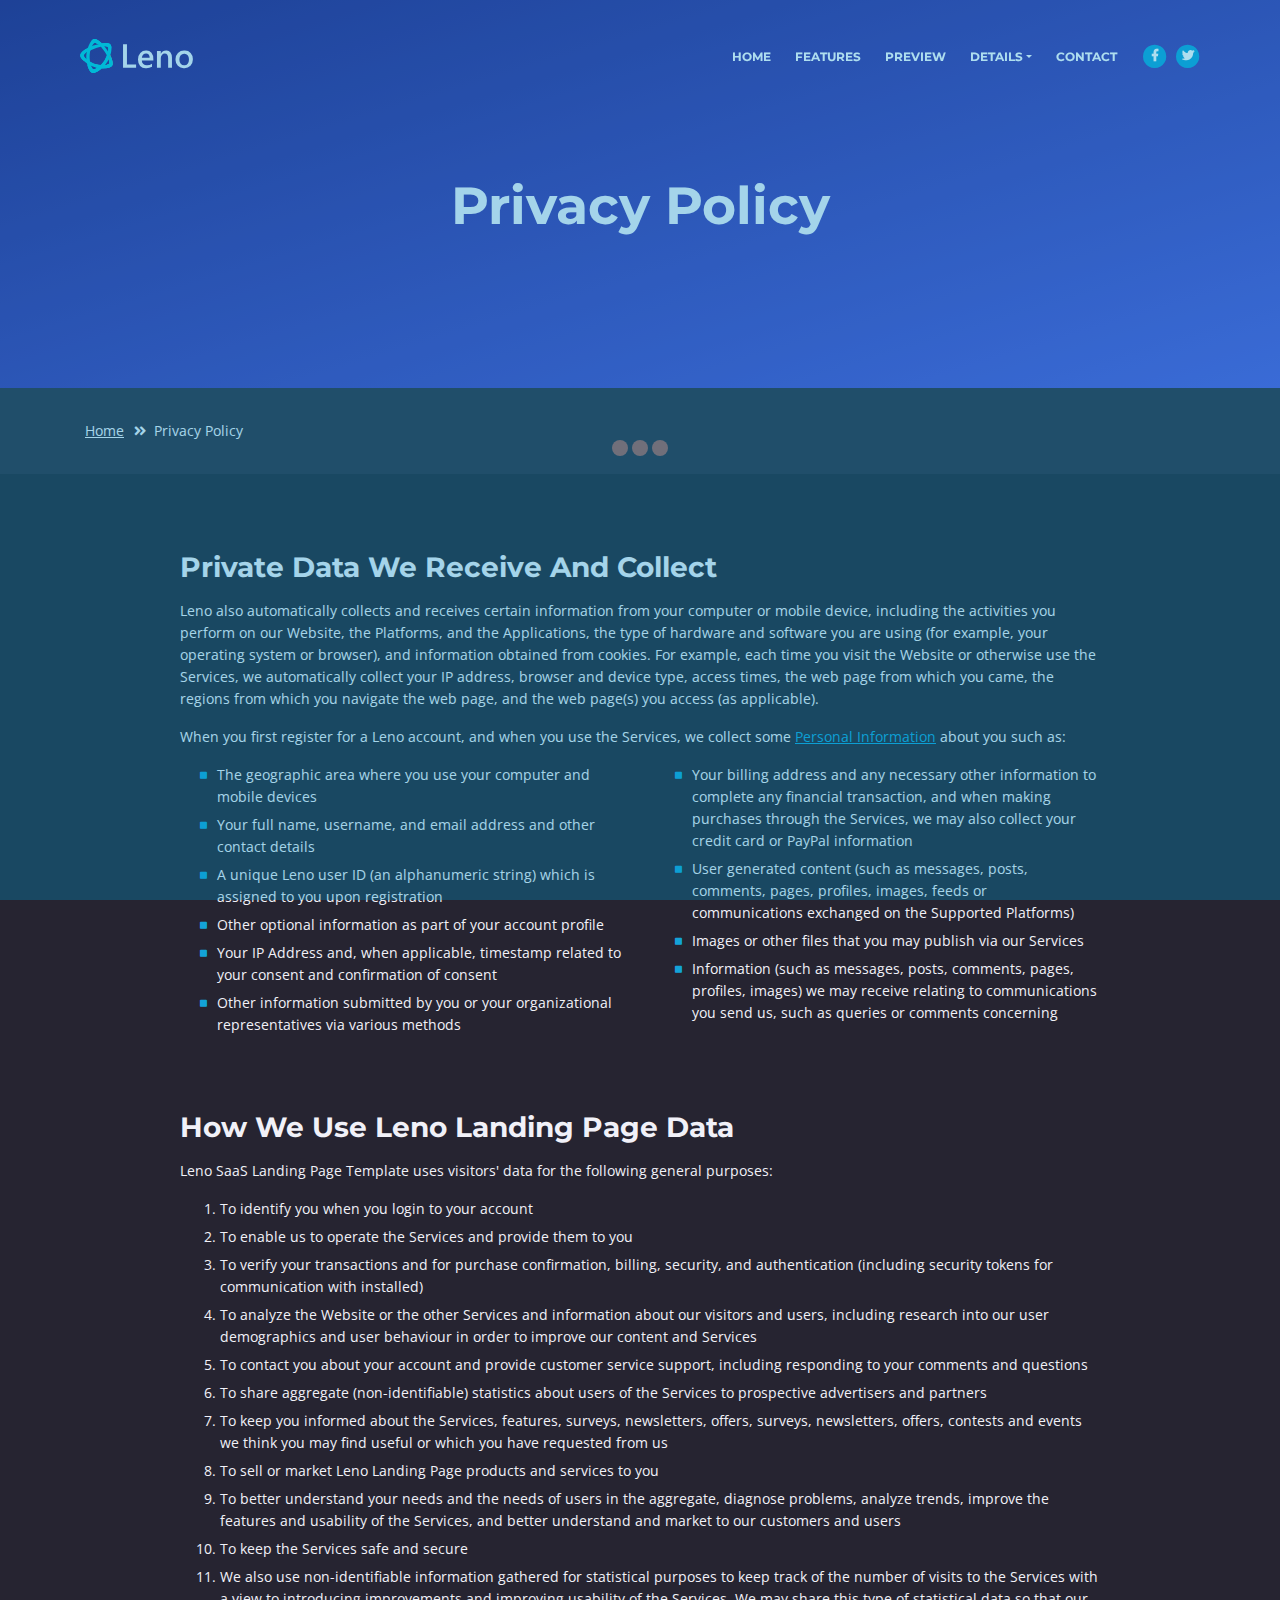
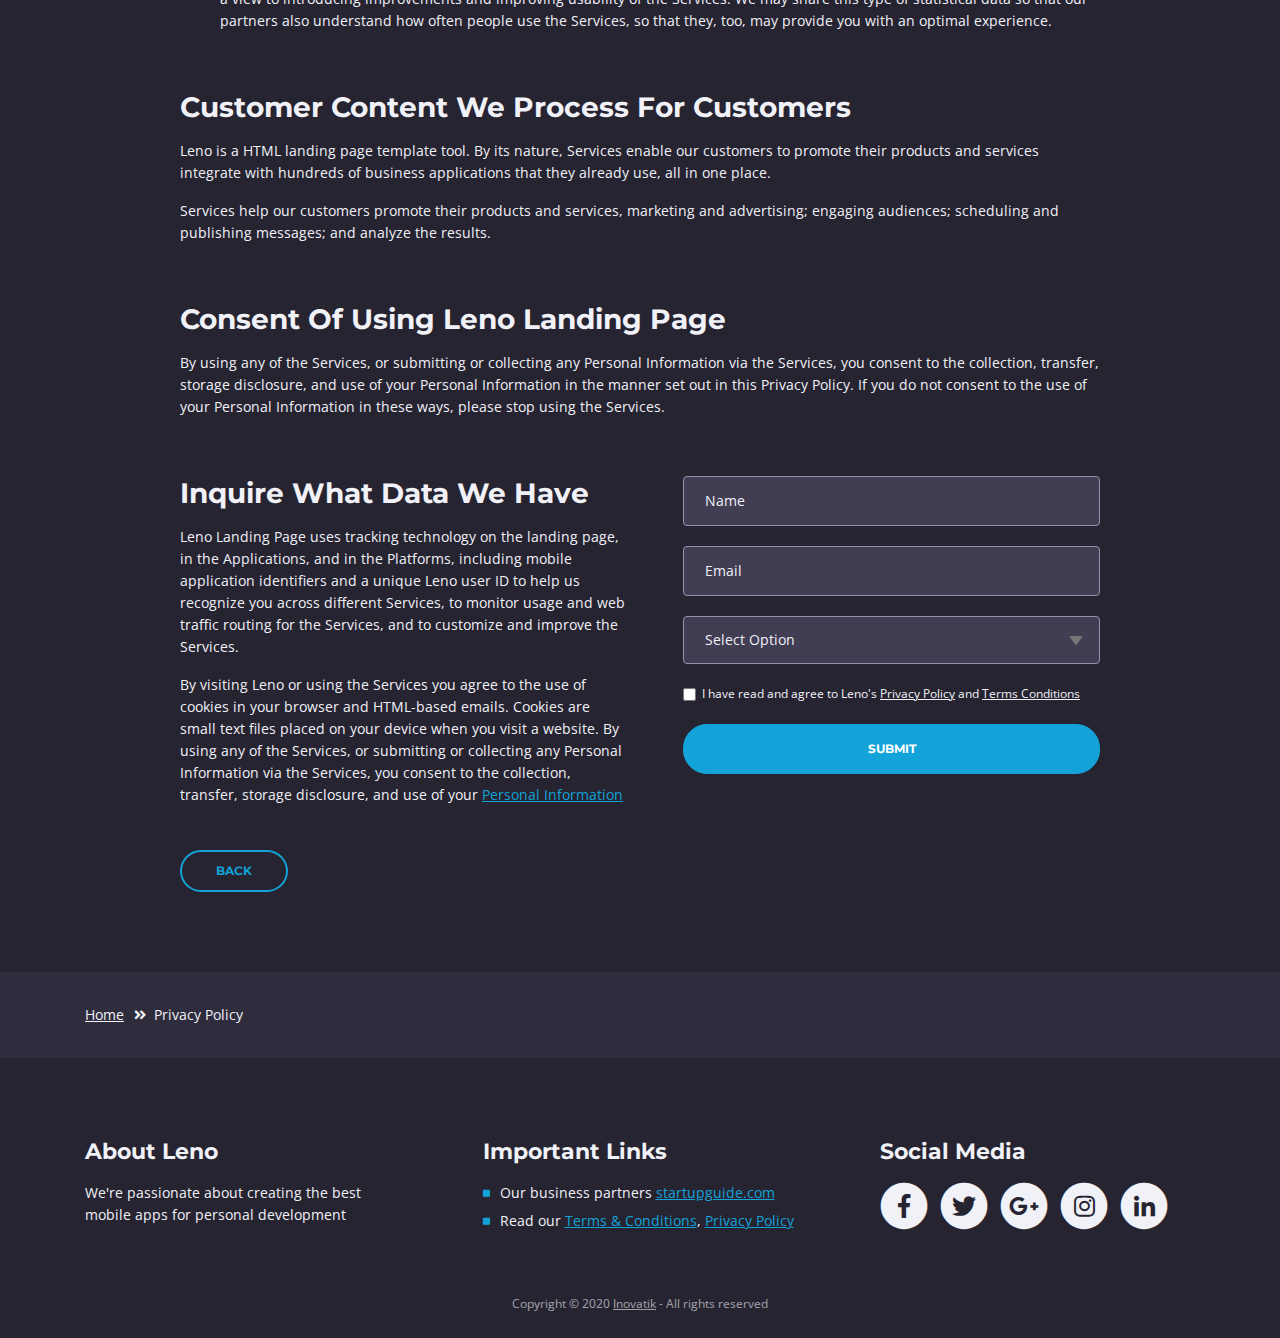
<file: privacy-policy.html>
<!DOCTYPE html>
<html lang="en">
<head>
    <meta charset="utf-8">
    <meta name="viewport" content="width=device-width, initial-scale=1, shrink-to-fit=no">
    
    <!-- SEO Meta Tags -->
    <meta name="description" content="Mobile app HTML landing page template to help you build a great online presence for your app which will convert visitors into users">
    <meta name="author" content="Inovatik">

    <!-- OG Meta Tags to improve the way the post looks when you share the page on LinkedIn, Facebook, Google+ -->
	<meta property="og:site_name" content="" /> <!-- website name -->
	<meta property="og:site" content="" /> <!-- website link -->
	<meta property="og:title" content=""/> <!-- title shown in the actual shared post -->
	<meta property="og:description" content="" /> <!-- description shown in the actual shared post -->
	<meta property="og:image" content="" /> <!-- image link, make sure it's jpg -->
	<meta property="og:url" content="" /> <!-- where do you want your post to link to -->
	<meta property="og:type" content="article" />

    <!-- Website Title -->
    <title>Privacy Policy - Leno - Mobile App HTML Landing Page Template</title>
    
    <!-- Styles -->
    <link href="https://fonts.googleapis.com/css?family=Open+Sans:300,300i,400,400i,600,600i,700,700i" rel="stylesheet">
    <link href="https://fonts.googleapis.com/css?family=Montserrat:600,700" rel="stylesheet">
    <link href="css/bootstrap.css" rel="stylesheet">
    <link href="css/fontawesome-all.css" rel="stylesheet">
    <link href="css/swiper.css" rel="stylesheet">
	<link href="css/magnific-popup.css" rel="stylesheet">
    <link href="css/styles.css" rel="stylesheet">
	
	<!-- Favicon  -->
    <link rel="icon" href="images/favicon.png">
</head>
<body data-spy="scroll" data-target=".fixed-top">
    
    <!-- Preloader -->
	<div class="spinner-wrapper">
        <div class="spinner">
            <div class="bounce1"></div>
            <div class="bounce2"></div>
            <div class="bounce3"></div>
        </div>
    </div>
    <!-- end of preloader -->
    

    <!-- Navigation -->
    <nav class="navbar navbar-expand-md navbar-dark navbar-custom fixed-top">
        <!-- Text Logo - Use this if you don't have a graphic logo -->
        <!-- <a class="navbar-brand logo-text page-scroll" href="index.html">Leno</a> -->

        <!-- Image Logo -->
        <a class="navbar-brand logo-image" href="index.html"><img src="images/logo.svg" alt="alternative"></a> 
        
        <!-- Mobile Menu Toggle Button -->
        <button class="navbar-toggler" type="button" data-toggle="collapse" data-target="#navbarsExampleDefault" aria-controls="navbarsExampleDefault" aria-expanded="false" aria-label="Toggle navigation">
            <span class="navbar-toggler-awesome fas fa-bars"></span>
            <span class="navbar-toggler-awesome fas fa-times"></span>
        </button>
        <!-- end of mobile menu toggle button -->

        <div class="collapse navbar-collapse" id="navbarsExampleDefault">
            <ul class="navbar-nav ml-auto">
                <li class="nav-item">
                    <a class="nav-link page-scroll" href="index.html#header">HOME <span class="sr-only">(current)</span></a>
                </li>
                <li class="nav-item">
                    <a class="nav-link page-scroll" href="index.html#features">FEATURES</a>
                </li>
                <li class="nav-item">
                    <a class="nav-link page-scroll" href="index.html#preview">PREVIEW</a>
                </li>

                <!-- Dropdown Menu -->          
                <li class="nav-item dropdown">
                    <a class="nav-link dropdown-toggle page-scroll" href="index.html#details" id="navbarDropdown" role="button" aria-haspopup="true" aria-expanded="false">DETAILS</a>
                    <div class="dropdown-menu" aria-labelledby="navbarDropdown">
                        <a class="dropdown-item" href="terms-conditions.html"><span class="item-text">TERMS CONDITIONS</span></a>
                        <div class="dropdown-items-divide-hr"></div>
                        <a class="dropdown-item" href="privacy-policy.html"><span class="item-text">PRIVACY POLICY</span></a>
                    </div>
                </li>
                <!-- end of dropdown menu -->

                <li class="nav-item">
                    <a class="nav-link page-scroll" href="index.html#contact">CONTACT</a>
                </li>
            </ul>
            <span class="nav-item social-icons">
                <span class="fa-stack">
                    <a href="#your-link">
                        <i class="fas fa-circle fa-stack-2x"></i>
                        <i class="fab fa-facebook-f fa-stack-1x"></i>
                    </a>
                </span>
                <span class="fa-stack">
                    <a href="#your-link">
                        <i class="fas fa-circle fa-stack-2x"></i>
                        <i class="fab fa-twitter fa-stack-1x"></i>
                    </a>
                </span>
            </span>
        </div>
    </nav> <!-- end of navbar -->
    <!-- end of navigation -->


    <!-- Header -->
    <header id="header" class="ex-header">
        <div class="container">
            <div class="row">
                <div class="col-md-12">
                    <h1>Privacy Policy</h1>
                </div> <!-- end of col -->
            </div> <!-- end of row -->
        </div> <!-- end of container -->
    </header> <!-- end of ex-header -->
    <!-- end of header -->


    <!-- Breadcrumbs -->
    <div class="ex-basic-1">
        <div class="container">
            <div class="row">
                <div class="col-lg-12">
                    <div class="breadcrumbs">
                        <a href="index.html">Home</a><i class="fa fa-angle-double-right"></i><span>Privacy Policy</span>
                    </div> <!-- end of breadcrumbs -->
                </div> <!-- end of col -->
            </div> <!-- end of row -->
        </div> <!-- end of container -->
    </div> <!-- end of ex-basic-1 -->
    <!-- end of breadcrumbs -->


    <!-- Privacy Content -->
    <div class="ex-basic-2">
        <div class="container">
            <div class="row">
                <div class="col-lg-10 offset-lg-1">
                    <div class="text-container">
                        <h3>Private Data We Receive And Collect</h3>
                        <p>Leno also automatically collects and receives certain information from your computer or mobile device, including the activities you perform on our Website, the Platforms, and the Applications, the type of hardware and software you are using (for example, your operating system or browser), and information obtained from cookies. For example, each time you visit the Website or otherwise use the Services, we automatically collect your IP address, browser and device type, access times, the web page from which you came, the regions from which you navigate the web page, and the web page(s) you access (as applicable).</p>
                        <p>When you first register for a Leno account, and when you use the Services, we collect some <a class="turquoise" href="#your-link">Personal Information</a> about you such as:</p>
                        <div class="row">
                            <div class="col-md-6">
                                <ul class="list-unstyled li-space-lg indent">
                                    <li class="media">
                                        <i class="fas fa-square"></i>
                                        <div class="media-body">The geographic area where you use your computer and mobile devices</div>
                                    </li>
                                    <li class="media">
                                        <i class="fas fa-square"></i>
                                        <div class="media-body">Your full name, username, and email address and other contact details</div>
                                    </li>
                                    <li class="media">
                                        <i class="fas fa-square"></i>
                                        <div class="media-body">A unique Leno user ID (an alphanumeric string) which is assigned to you upon registration</div>
                                    </li>
                                    <li class="media">
                                        <i class="fas fa-square"></i>
                                        <div class="media-body">Other optional information as part of your account profile</div>
                                    </li>
                                    <li class="media">
                                        <i class="fas fa-square"></i>
                                        <div class="media-body">Your IP Address and, when applicable, timestamp related to your consent and confirmation of consent</div>
                                    </li>
                                    <li class="media">
                                        <i class="fas fa-square"></i>
                                        <div class="media-body">Other information submitted by you or your organizational representatives via various methods</div>
                                    </li>
                                </ul>
                            </div> <!-- end of col -->

                            <div class="col-md-6">
                                <ul class="list-unstyled li-space-lg indent">
                                    <li class="media">
                                        <i class="fas fa-square"></i>
                                        <div class="media-body">Your billing address and any necessary other information to complete any financial transaction, and when making purchases through the Services, we may also collect your credit card or PayPal information</div>
                                    </li>
                                    <li class="media">
                                        <i class="fas fa-square"></i>
                                        <div class="media-body">User generated content (such as messages, posts, comments, pages, profiles, images, feeds or communications exchanged on the Supported Platforms)</div>
                                    </li>
                                    <li class="media">
                                        <i class="fas fa-square"></i>
                                        <div class="media-body">Images or other files that you may publish via our Services</div>
                                    </li>
                                    <li class="media">
                                        <i class="fas fa-square"></i>
                                        <div class="media-body">Information (such as messages, posts, comments, pages, profiles, images) we may receive relating to communications you send us, such as queries or comments concerning</div>
                                    </li>
                                </ul>
                            </div> <!-- end of col -->
                        </div> <!-- end of row -->
                    </div> <!-- end of text-container-->
                    
                    <div class="text-container">
                        <h3>How We Use Leno Landing Page Data</h3>
                        <p>Leno SaaS Landing Page Template uses visitors' data for the following general purposes:</p>
                        <ol class="li-space-lg">
                            <li>To identify you when you login to your account</li>
                            <li>To enable us to operate the Services and provide them to you</li>
                            <li>To verify your transactions and for purchase confirmation, billing, security, and authentication (including security tokens for communication with installed)</li>
                            <li>To analyze the Website or the other Services and information about our visitors and users, including research into our user demographics and user behaviour in order to improve our content and Services</li>
                            <li>To contact you about your account and provide customer service support, including responding to your comments and questions</li>
                            <li>To share aggregate (non-identifiable) statistics about users of the Services to prospective advertisers and partners</li>
                            <li>To keep you informed about the Services, features, surveys, newsletters, offers, surveys, newsletters, offers, contests and events we think you may find useful or which you have requested from us</li>
                            <li>To sell or market Leno Landing Page products and services to you</li>
                            <li>To better understand your needs and the needs of users in the aggregate, diagnose problems, analyze trends, improve the features and usability of the Services, and better understand and market to our customers and users</li>
                            <li>To keep the Services safe and secure</li>
                            <li>We also use non-identifiable information gathered for statistical purposes to keep track of the number of visits to the Services with a view to introducing improvements and improving usability of the Services. We may share this type of statistical data so that our partners also understand how often people use the Services, so that they, too, may provide you with an optimal experience.</li>
                        </ol>
                    </div> <!-- end of text-container -->

                    <div class="text-container">
                        <h3>Customer Content We Process For Customers</h3>
                        <p>Leno is a HTML landing page template tool. By its nature, Services enable our customers to promote their products and services integrate with hundreds of business applications that they already use, all in one place.</p>
                        <p>Services help our customers promote their products and services, marketing and advertising; engaging audiences; scheduling and publishing messages; and analyze the results.</p>
                    </div> <!-- end of text container -->

                    <div class="text-container">
                        <h3>Consent Of Using Leno Landing Page</h3>
					    <p class="mb-5">By using any of the Services, or submitting or collecting any Personal Information via the Services, you consent to the collection, transfer, storage disclosure, and use of your Personal Information in the manner set out in this Privacy Policy. If you do not consent to the use of your Personal Information in these ways, please stop using the Services.</p>
                    </div> <!-- end of text-container -->
                                       
                    <div class="row">
                        <div class="col-md-6">
                            <div class="text-container last">
                                <h3>Inquire What Data We Have</h3>
                                <p>Leno Landing Page uses tracking technology on the landing page, in the Applications, and in the Platforms, including mobile application identifiers and a unique Leno user ID to help us recognize you across different Services, to monitor usage and web traffic routing for the Services, and to customize and improve the Services.</p>
                                <p> By visiting Leno or using the Services you agree to the use of cookies in your browser and HTML-based emails. Cookies are small text files placed on your device when you visit a website. By using any of the Services, or submitting or collecting any Personal Information via the Services, you consent to the collection, transfer, storage disclosure, and use of your <a class="turquoise" href="#your-link">Personal Information</a></p>
                            </div> <!-- end of text container -->
                        </div> <!-- end of col-->
                        <div class="col-md-6">

                            <!-- Privacy Form -->
                            <div class="form-container">
                                <form id="privacyForm" data-toggle="validator" data-focus="false">
                                    <div class="form-group">
                                        <input type="text" class="form-control-input" id="pname" required>
                                        <label class="label-control" for="pname">Name</label>
                                        <div class="help-block with-errors"></div>
                                    </div>
                                    <div class="form-group">
                                        <input type="email" class="form-control-input" id="pemail" required>
                                        <label class="label-control" for="pemail">Email</label>
                                        <div class="help-block with-errors"></div>
                                    </div>
                                    <div class="form-group">
                                        <select class="form-control-select" id="pselect" required>
                                            <option class="select-option" value="" disabled selected>Select Option</option>
                                            <option class="select-option" value="Delete data">Delete my data</option>
                                            <option class="select-option" value="Show me data">Show me my data</option>
                                        </select>
                                        <div class="help-block with-errors"></div>
                                    </div>
                                    <div class="form-group checkbox">
                                        <input type="checkbox" id="pterms" value="Agreed-to-Terms" required>I have read and agree to Leno's <a href="privacy-policy.html">Privacy Policy</a> and <a href="terms-conditions.html">Terms Conditions</a>
                                        <div class="help-block with-errors"></div>
                                    </div>
                                    <div class="form-group">
                                        <button type="submit" class="form-control-submit-button">SUBMIT</button>
                                    </div>
                                    <div class="form-message">
                                        <div id="pmsgSubmit" class="h3 text-center hidden"></div>
                                    </div>
                                </form>
                            </div> <!-- end of form container -->
                            <!-- end of privacy form -->

                        </div> <!-- end of col--> 
                    </div> <!-- end of row -->
                    <a class="btn-outline-reg back" href="index.html">BACK</a>
                </div> <!-- end of col-->
            </div> <!-- end of row -->
        </div> <!-- end of container -->
    </div> <!-- end of ex-basic-2 -->
    <!-- end of privacy content -->


    <!-- Breadcrumbs -->
    <div class="ex-basic-1">
        <div class="container">
            <div class="row">
                <div class="col-lg-12">
                    <div class="breadcrumbs">
                        <a href="index.html">Home</a><i class="fa fa-angle-double-right"></i><span>Privacy Policy</span>
                    </div> <!-- end of breadcrumbs -->
                </div> <!-- end of col -->
            </div> <!-- end of row -->
        </div> <!-- end of container -->
    </div> <!-- end of ex-basic-1 -->
    <!-- end of breadcrumbs -->

    
    <!-- Footer -->
    <div class="footer">
        <div class="container">
            <div class="row">
                <div class="col-md-4">
                    <div class="footer-col">
                        <h4>About Leno</h4>
                        <p>We're passionate about creating the best mobile apps for personal development</p>
                    </div>
                </div> <!-- end of col -->
                <div class="col-md-4">
                    <div class="footer-col middle">
                        <h4>Important Links</h4>
                        <ul class="list-unstyled li-space-lg">
                            <li class="media">
                                <i class="fas fa-square"></i>
                                <div class="media-body">Our business partners <a class="turquoise" href="#your-link">startupguide.com</a></div>
                            </li>
                            <li class="media">
                                <i class="fas fa-square"></i>
                                <div class="media-body">Read our <a class="turquoise" href="terms-conditions.html">Terms & Conditions</a>, <a class="turquoise" href="privacy-policy.html">Privacy Policy</a></div>
                            </li>
                        </ul>
                    </div>
                </div> <!-- end of col -->
                <div class="col-md-4">
                    <div class="footer-col last">
                        <h4>Social Media</h4>
                        <span class="fa-stack">
                            <a href="#your-link">
                                <i class="fas fa-circle fa-stack-2x"></i>
                                <i class="fab fa-facebook-f fa-stack-1x"></i>
                            </a>
                        </span>
                        <span class="fa-stack">
                            <a href="#your-link">
                                <i class="fas fa-circle fa-stack-2x"></i>
                                <i class="fab fa-twitter fa-stack-1x"></i>
                            </a>
                        </span>
                        <span class="fa-stack">
                            <a href="#your-link">
                                <i class="fas fa-circle fa-stack-2x"></i>
                                <i class="fab fa-google-plus-g fa-stack-1x"></i>
                            </a>
                        </span>
                        <span class="fa-stack">
                            <a href="#your-link">
                                <i class="fas fa-circle fa-stack-2x"></i>
                                <i class="fab fa-instagram fa-stack-1x"></i>
                            </a>
                        </span>
                        <span class="fa-stack">
                            <a href="#your-link">
                                <i class="fas fa-circle fa-stack-2x"></i>
                                <i class="fab fa-linkedin-in fa-stack-1x"></i>
                            </a>
                        </span>
                    </div> 
                </div> <!-- end of col -->
            </div> <!-- end of row -->
        </div> <!-- end of container -->
    </div> <!-- end of footer -->  
    <!-- end of footer -->


    <!-- Copyright -->
    <div class="copyright">
        <div class="container">
            <div class="row">
                <div class="col-lg-12">
                    <p class="p-small">Copyright © 2020 <a href="https://inovatik.com">Inovatik</a> - All rights reserved</p>
                </div> <!-- end of col -->
            </div> <!-- enf of row -->
        </div> <!-- end of container -->
    </div> <!-- end of copyright --> 
    <!-- end of copyright -->

	
    <!-- Scripts -->
    <script src="js/jquery.min.js"></script> <!-- jQuery for Bootstrap's JavaScript plugins -->
    <script src="js/popper.min.js"></script> <!-- Popper tooltip library for Bootstrap -->
    <script src="js/bootstrap.min.js"></script> <!-- Bootstrap framework -->
    <script src="js/jquery.easing.min.js"></script> <!-- jQuery Easing for smooth scrolling between anchors -->
    <script src="js/swiper.min.js"></script> <!-- Swiper for image and text sliders -->
    <script src="js/jquery.magnific-popup.js"></script> <!-- Magnific Popup for lightboxes -->
    <script src="js/morphext.min.js"></script> <!-- Morphtext rotating text in the header -->
    <script src="js/validator.min.js"></script> <!-- Validator.js - Bootstrap plugin that validates forms -->
    <script src="js/scripts.js"></script> <!-- Custom scripts -->
    
</body>
</html>
</file>
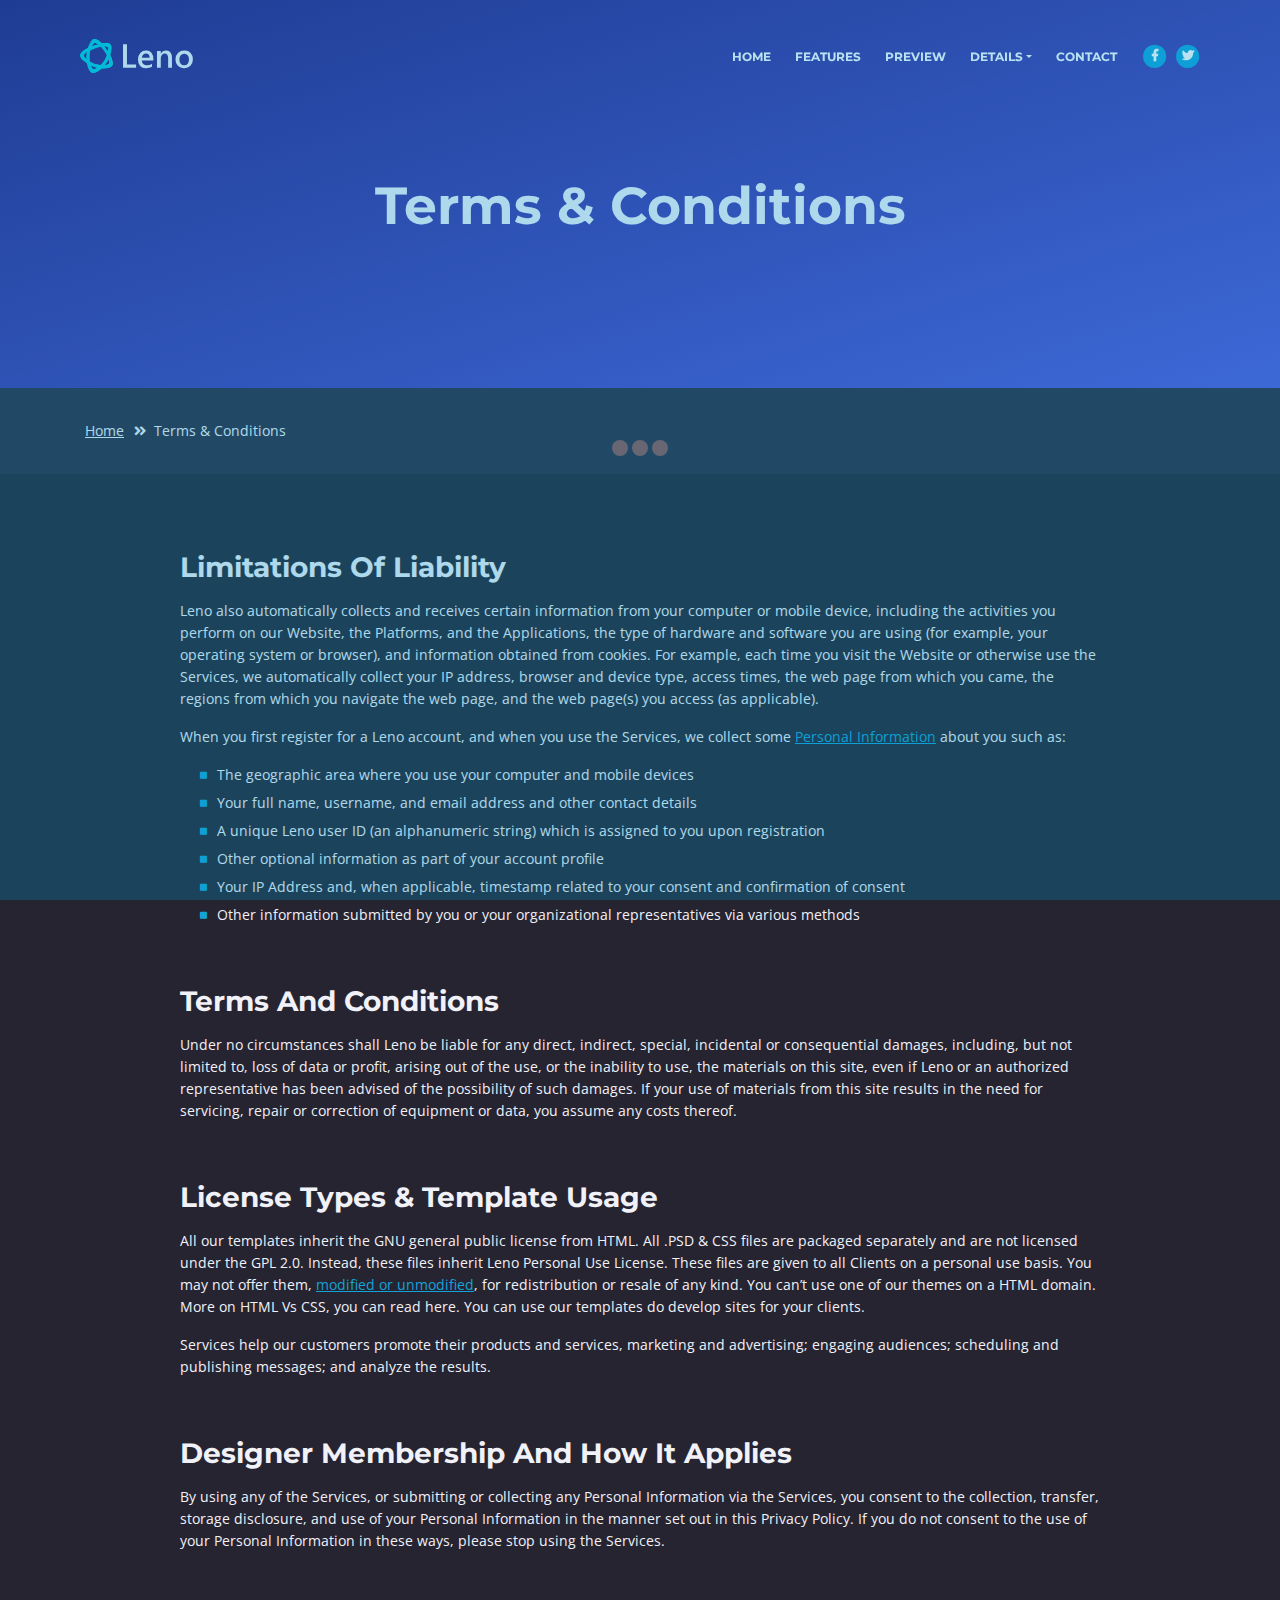
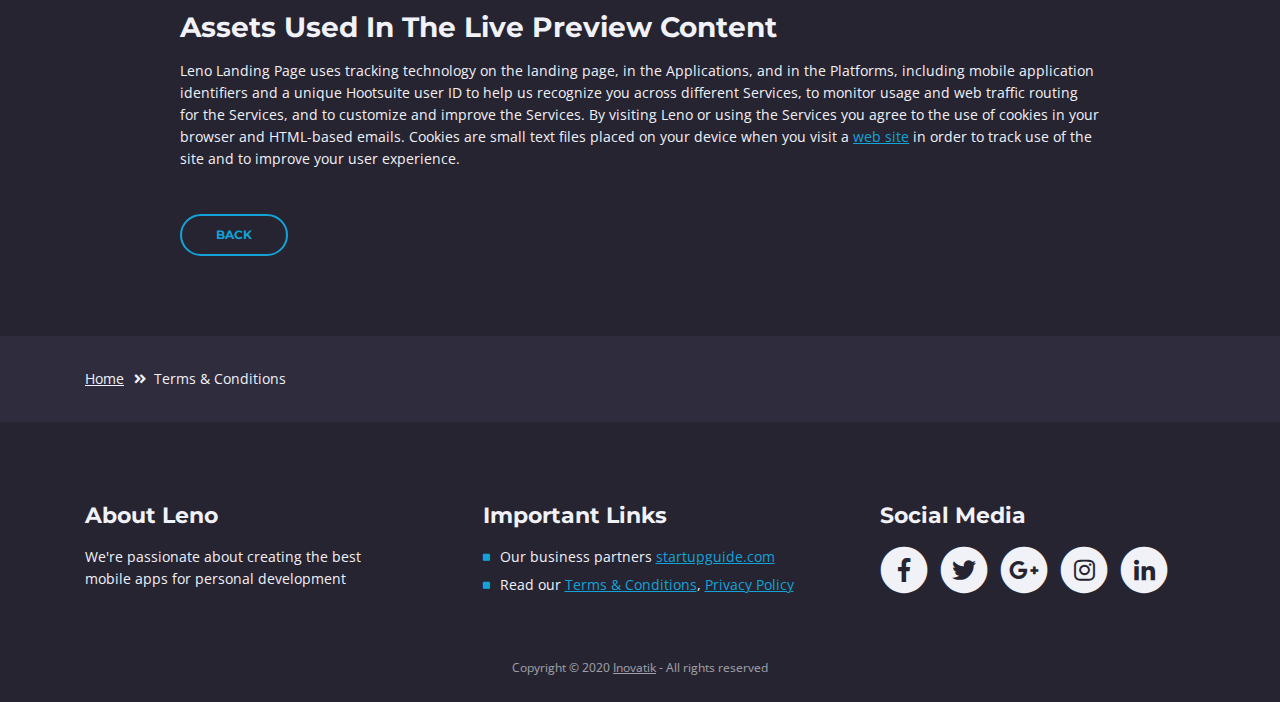
<file: terms-conditions.html>
<!DOCTYPE html>
<html lang="en">
<head>
    <meta charset="utf-8">
    <meta name="viewport" content="width=device-width, initial-scale=1, shrink-to-fit=no">
    
    <!-- SEO Meta Tags -->
    <meta name="description" content="Mobile app HTML landing page template to help you build a great online presence for your app which will convert visitors into users">
    <meta name="author" content="Inovatik">

    <!-- OG Meta Tags to improve the way the post looks when you share the page on LinkedIn, Facebook, Google+ -->
	<meta property="og:site_name" content="" /> <!-- website name -->
	<meta property="og:site" content="" /> <!-- website link -->
	<meta property="og:title" content=""/> <!-- title shown in the actual shared post -->
	<meta property="og:description" content="" /> <!-- description shown in the actual shared post -->
	<meta property="og:image" content="" /> <!-- image link, make sure it's jpg -->
	<meta property="og:url" content="" /> <!-- where do you want your post to link to -->
	<meta property="og:type" content="article" />

    <!-- Website Title -->
    <title>Terms Conditions - Leno - Mobile App HTML Landing Page Template</title>
    
    <!-- Styles -->
    <link href="https://fonts.googleapis.com/css?family=Open+Sans:300,300i,400,400i,600,600i,700,700i" rel="stylesheet">
    <link href="https://fonts.googleapis.com/css?family=Montserrat:600,700" rel="stylesheet">
    <link href="css/bootstrap.css" rel="stylesheet">
    <link href="css/fontawesome-all.css" rel="stylesheet">
    <link href="css/swiper.css" rel="stylesheet">
	<link href="css/magnific-popup.css" rel="stylesheet">
    <link href="css/styles.css" rel="stylesheet">
	
	<!-- Favicon  -->
    <link rel="icon" href="images/favicon.png">
</head>
<body data-spy="scroll" data-target=".fixed-top">
    
    <!-- Preloader -->
	<div class="spinner-wrapper">
        <div class="spinner">
            <div class="bounce1"></div>
            <div class="bounce2"></div>
            <div class="bounce3"></div>
        </div>
    </div>
    <!-- end of preloader -->
    

    <!-- Navigation -->
    <nav class="navbar navbar-expand-md navbar-dark navbar-custom fixed-top">
        <!-- Text Logo - Use this if you don't have a graphic logo -->
        <!-- <a class="navbar-brand logo-text page-scroll" href="index.html">Leno</a> -->

        <!-- Image Logo -->
        <a class="navbar-brand logo-image" href="index.html"><img src="images/logo.svg" alt="alternative"></a> 
        
        <!-- Mobile Menu Toggle Button -->
        <button class="navbar-toggler" type="button" data-toggle="collapse" data-target="#navbarsExampleDefault" aria-controls="navbarsExampleDefault" aria-expanded="false" aria-label="Toggle navigation">
            <span class="navbar-toggler-awesome fas fa-bars"></span>
            <span class="navbar-toggler-awesome fas fa-times"></span>
        </button>
        <!-- end of mobile menu toggle button -->

        <div class="collapse navbar-collapse" id="navbarsExampleDefault">
            <ul class="navbar-nav ml-auto">
                <li class="nav-item">
                    <a class="nav-link page-scroll" href="index.html#header">HOME <span class="sr-only">(current)</span></a>
                </li>
                <li class="nav-item">
                    <a class="nav-link page-scroll" href="index.html#features">FEATURES</a>
                </li>
                <li class="nav-item">
                    <a class="nav-link page-scroll" href="index.html#preview">PREVIEW</a>
                </li>

                <!-- Dropdown Menu -->          
                <li class="nav-item dropdown">
                    <a class="nav-link dropdown-toggle page-scroll" href="index.html#details" id="navbarDropdown" role="button" aria-haspopup="true" aria-expanded="false">DETAILS</a>
                    <div class="dropdown-menu" aria-labelledby="navbarDropdown">
                        <a class="dropdown-item" href="terms-conditions.html"><span class="item-text">TERMS CONDITIONS</span></a>
                        <div class="dropdown-items-divide-hr"></div>
                        <a class="dropdown-item" href="privacy-policy.html"><span class="item-text">PRIVACY POLICY</span></a>
                    </div>
                </li>
                <!-- end of dropdown menu -->

                <li class="nav-item">
                    <a class="nav-link page-scroll" href="index.html#contact">CONTACT</a>
                </li>
            </ul>
            <span class="nav-item social-icons">
                <span class="fa-stack">
                    <a href="#your-link">
                        <i class="fas fa-circle fa-stack-2x"></i>
                        <i class="fab fa-facebook-f fa-stack-1x"></i>
                    </a>
                </span>
                <span class="fa-stack">
                    <a href="#your-link">
                        <i class="fas fa-circle fa-stack-2x"></i>
                        <i class="fab fa-twitter fa-stack-1x"></i>
                    </a>
                </span>
            </span>
        </div>
    </nav> <!-- end of navbar -->
    <!-- end of navigation -->


    <!-- Header -->
    <header id="header" class="ex-header">
        <div class="container">
            <div class="row">
                <div class="col-lg-12">
                    <h1>Terms & Conditions</h1>
                </div> <!-- end of col -->
            </div> <!-- end of row -->
        </div> <!-- end of container -->
    </header> <!-- end of ex-header -->
    <!-- end of header -->


    <!-- Breadcrumbs -->
    <div class="ex-basic-1">
        <div class="container">
            <div class="row">
                <div class="col-lg-12">
                    <div class="breadcrumbs">
                        <a href="index.html">Home</a><i class="fa fa-angle-double-right"></i><span>Terms & Conditions</span>
                    </div> <!-- end of breadcrumbs -->
                </div> <!-- end of col -->
            </div> <!-- end of row -->
        </div> <!-- end of container -->
    </div> <!-- end of ex-basic-1 -->
    <!-- end of breadcrumbs -->


    <!-- Terms Content -->
    <div class="ex-basic-2">
        <div class="container">
            <div class="row">
                <div class="col-lg-10 offset-lg-1">
                    <div class="text-container">
                        <h3>Limitations Of Liability</h3>
                        <p>Leno also automatically collects and receives certain information from your computer or mobile device, including the activities you perform on our Website, the Platforms, and the Applications, the type of hardware and software you are using (for example, your operating system or browser), and information obtained from cookies. For example, each time you visit the Website or otherwise use the Services, we automatically collect your IP address, browser and device type, access times, the web page from which you came, the regions from which you navigate the web page, and the web page(s) you access (as applicable).</p>
                        <p>When you first register for a Leno account, and when you use the Services, we collect some <a class="turquoise" href="#your-link">Personal Information</a> about you such as:</p>
                        <ul class="list-unstyled li-space-lg indent">
                            <li class="media">
                                <i class="fas fa-square"></i>
                                <div class="media-body">The geographic area where you use your computer and mobile devices</div>
                            </li>
                            <li class="media">
                                <i class="fas fa-square"></i>
                                <div class="media-body">Your full name, username, and email address and other contact details</div>
                            </li>
                            <li class="media">
                                <i class="fas fa-square"></i>
                                <div class="media-body">A unique Leno user ID (an alphanumeric string) which is assigned to you upon registration</div>
                            </li>
                            <li class="media">
                                <i class="fas fa-square"></i>
                                <div class="media-body">Other optional information as part of your account profile</div>
                            </li>
                            <li class="media">
                                <i class="fas fa-square"></i>
                                <div class="media-body">Your IP Address and, when applicable, timestamp related to your consent and confirmation of consent</div>
                            </li>
                            <li class="media">
                                <i class="fas fa-square"></i>
                                <div class="media-body">Other information submitted by you or your organizational representatives via various methods</div>
                            </li>
                        </ul>
                    </div> <!-- end of text-container -->
                    
                    <div class="text-container">
                        <h3>Terms And Conditions</h3>
                        <p>Under no circumstances shall Leno be liable for any direct, indirect, special, incidental or consequential damages, including, but not limited to, loss of data or profit, arising out of the use, or the inability to use, the materials on this site, even if Leno or an authorized representative has been advised of the possibility of such damages. If your use of materials from this site results in the need for servicing, repair or correction of equipment or data, you assume any costs thereof.</p>
                    </div> <!-- end of text-container -->

                    <div class="text-container">
                        <h3>License Types & Template Usage</h3>
                        <p>All our templates inherit the GNU general public license from HTML. All .PSD & CSS files are packaged separately and are not licensed under the GPL 2.0. Instead, these files inherit Leno Personal Use License. These files are given to all Clients on a personal use basis. You may not offer them, <a class="turquoise" href="#your-link">modified or unmodified</a>, for redistribution or resale of any kind. You can’t use one of our themes on a HTML domain. More on HTML Vs CSS, you can read here. You can use our templates do develop sites for your clients.</p>
                        <p>Services help our customers promote their products and services, marketing and advertising; engaging audiences; scheduling and publishing messages; and analyze the results.</p>
                    </div> <!-- end of text-container -->

                    <div class="text-container">
                        <h3>Designer Membership And How It Applies</h3>
                        <p>By using any of the Services, or submitting or collecting any Personal Information via the Services, you consent to the collection, transfer, storage disclosure, and use of your Personal Information in the manner set out in this Privacy Policy. If you do not consent to the use of your Personal Information in these ways, please stop using the Services.</p>
                    </div> <!-- end of text-container -->
                    
                    <div class="text-container last">
                        <h3>Assets Used In The Live Preview Content</h3>
                        <p>Leno Landing Page uses tracking technology on the landing page, in the Applications, and in the Platforms, including mobile application identifiers and a unique Hootsuite user ID to help us recognize you across different Services, to monitor usage and web traffic routing for the Services, and to customize and improve the Services. By visiting Leno or using the Services you agree to the use of cookies in your browser and HTML-based emails. Cookies are small text files placed on your device when you visit a <a class="turquoise" href="#your-link">web site</a> in order to track use of the site and to improve your user experience.</p>
                        <a class="btn-outline-reg" href="index.html">BACK</a>
                    </div> <!-- end of text-container -->
                </div>
            </div> <!-- end of row -->
        </div> <!-- end of container -->
    </div> <!-- end of ex-basic -->
    <!-- end of terms content -->

    
    <!-- Breadcrumbs -->
    <div class="ex-basic-1">
        <div class="container">
            <div class="row">
                <div class="col-lg-12">
                    <div class="breadcrumbs">
                        <a href="index.html">Home</a><i class="fa fa-angle-double-right"></i><span>Terms & Conditions</span>
                    </div> <!-- end of breadcrumbs -->
                </div> <!-- end of col -->
            </div> <!-- end of row -->
        </div> <!-- end of container -->
    </div> <!-- end of ex-basic-1 -->
    <!-- end of breadcrumbs -->


    <!-- Footer -->
    <div class="footer">
        <div class="container">
            <div class="row">
                <div class="col-md-4">
                    <div class="footer-col">
                        <h4>About Leno</h4>
                        <p>We're passionate about creating the best mobile apps for personal development</p>
                    </div>
                </div> <!-- end of col -->
                <div class="col-md-4">
                    <div class="footer-col middle">
                        <h4>Important Links</h4>
                        <ul class="list-unstyled li-space-lg">
                            <li class="media">
                                <i class="fas fa-square"></i>
                                <div class="media-body">Our business partners <a class="turquoise" href="#your-link">startupguide.com</a></div>
                            </li>
                            <li class="media">
                                <i class="fas fa-square"></i>
                                <div class="media-body">Read our <a class="turquoise" href="terms-conditions.html">Terms & Conditions</a>, <a class="turquoise" href="privacy-policy.html">Privacy Policy</a></div>
                            </li>
                        </ul>
                    </div>
                </div> <!-- end of col -->
                <div class="col-md-4">
                    <div class="footer-col last">
                        <h4>Social Media</h4>
                        <span class="fa-stack">
                            <a href="#your-link">
                                <i class="fas fa-circle fa-stack-2x"></i>
                                <i class="fab fa-facebook-f fa-stack-1x"></i>
                            </a>
                        </span>
                        <span class="fa-stack">
                            <a href="#your-link">
                                <i class="fas fa-circle fa-stack-2x"></i>
                                <i class="fab fa-twitter fa-stack-1x"></i>
                            </a>
                        </span>
                        <span class="fa-stack">
                            <a href="#your-link">
                                <i class="fas fa-circle fa-stack-2x"></i>
                                <i class="fab fa-google-plus-g fa-stack-1x"></i>
                            </a>
                        </span>
                        <span class="fa-stack">
                            <a href="#your-link">
                                <i class="fas fa-circle fa-stack-2x"></i>
                                <i class="fab fa-instagram fa-stack-1x"></i>
                            </a>
                        </span>
                        <span class="fa-stack">
                            <a href="#your-link">
                                <i class="fas fa-circle fa-stack-2x"></i>
                                <i class="fab fa-linkedin-in fa-stack-1x"></i>
                            </a>
                        </span>
                    </div> 
                </div> <!-- end of col -->
            </div> <!-- end of row -->
        </div> <!-- end of container -->
    </div> <!-- end of footer -->  
    <!-- end of footer -->


    <!-- Copyright -->
    <div class="copyright">
        <div class="container">
            <div class="row">
                <div class="col-lg-12">
                    <p class="p-small">Copyright © 2020 <a href="https://inovatik.com">Inovatik</a> - All rights reserved</p>
                </div> <!-- end of col -->
            </div> <!-- enf of row -->
        </div> <!-- end of container -->
    </div> <!-- end of copyright --> 
    <!-- end of copyright -->

	
    <!-- Scripts -->
    <script src="js/jquery.min.js"></script> <!-- jQuery for Bootstrap's JavaScript plugins -->
    <script src="js/popper.min.js"></script> <!-- Popper tooltip library for Bootstrap -->
    <script src="js/bootstrap.min.js"></script> <!-- Bootstrap framework -->
    <script src="js/jquery.easing.min.js"></script> <!-- jQuery Easing for smooth scrolling between anchors -->
    <script src="js/swiper.min.js"></script> <!-- Swiper for image and text sliders -->
    <script src="js/jquery.magnific-popup.js"></script> <!-- Magnific Popup for lightboxes -->
    <script src="js/morphext.min.js"></script> <!-- Morphtext rotating text in the header -->
    <script src="js/validator.min.js"></script> <!-- Validator.js - Bootstrap plugin that validates forms -->
    <script src="js/scripts.js"></script> <!-- Custom scripts -->
</body>
</html>
</file>
<file: css/styles.css>
/* Template: Leno - Mobile App HTML Landing Page Template
   Author: Inovatik
   Created: Mar 2019
   Description: Master CSS file
*/

/*****************************************
Table Of Contents:

01. General Styles
02. Preloader
03. Navigation
04. Header
05. Features
06. Video
07. Details 1
08. Details 2
09. Details Lightboxes
10. Screenshots
11. Download
12. Statistics
13. Contact
14. Footer
15. Copyright
16. Back To Top Button
17. Extra Pages
18. Media Queries
******************************************/

/*****************************************
Colors:

- Text, navbar links - white #f1f1f8
- Buttons, bullets, icons - turquoise #00-c9db
- Navbar - navy #4633af #13a3d8
- Backgrounds - dark denim #262431
- Backgrounds - denim #2f2c3d
******************************************/


/******************************/
/*     01. General Styles     */
/******************************/
body,
html {
    width: 100%;
	height: 100%;
}

body, p {
	color: #f1f1f8; 
	font: 400 0.875rem/1.375rem "Open Sans", sans-serif;
}

.p-large {
	color: #f1f1f8;
	font: 400 1rem/1.5rem "Open Sans", sans-serif;
}

.p-small {
	color: #f1f1f8;
	font: 400 0.75rem/1.25rem "Open Sans", sans-serif;
}

.p-heading {
	margin-bottom: 3.75rem;
	text-align: center;
}

.li-space-lg li {
	margin-bottom: 0.375rem;
}

.indent {
	padding-left: 1.25rem;
}

h1 {
	color: #f1f1f8;
	font: 700 2.5rem/2.875rem "Montserrat", sans-serif;
}

h2 {
	color: #f1f1f8;
	font: 700 2.25rem/2.75rem "Montserrat", sans-serif;
}

h3 {
	color: #f1f1f8;
	font: 700 1.75rem/2.125rem "Montserrat", sans-serif;
}

h4 {
	color: #f1f1f8;
	font: 700 1.375rem/1.75rem "Montserrat", sans-serif;
}

h5 {
	color: #f1f1f8;
	font: 700 1.125rem/1.625rem "Montserrat", sans-serif;
}

h6 {
	color: #f1f1f8;
	font: 700 1rem/1.5rem "Montserrat", sans-serif;
}

a {
	color: #f1f1f8;
	text-decoration: underline;
}

a:hover {
	color: #f1f1f8;
	text-decoration: underline;
}

a.turquoise {
	color: #13a3d8;
}

a.white {
	color: #fff;
}

.testimonial-text {
	font: italic 400 1rem/1.5rem "Open Sans", sans-serif;
}

.testimonial-author {
	font: 700 1rem/1.5rem "Montserrat", sans-serif;
}

.btn-Flid-reg {
	display: inline-block;
	padding: 1.1875rem 2.125rem 1.1875rem 2.125rem;
	border: 0.125rem solid #13a3d8;
	border-radius: 2rem;
	/* background-color: #13a3d8; */
	background-color: #13a3d8;
	color: #fff;
	font: 700 0.75rem/0 "Montserrat", sans-serif;
	text-decoration: none;
	transition: all 0.2s ease;
}

.btn-solid-reg:hover {
	background-color: transparent;
	color: #13a3d8;
	text-decoration: none;
}

.btn-solid-lg {
	display: inline-block;
	padding: 1.375rem 2.625rem 1.375rem 2.625rem;
	border: 0.125rem solid #13a3d8;
	border-radius: 2rem;
	background-color: #13a3d8;
	color: #fff;
	font: 700 0.75rem/0 "Montserrat", sans-serif;
	text-decoration: none;
	transition: all 0.2s ease;
}

.btn-solid-lg:hover {
	background-color: transparent;
	color: #13a3d8;
	text-decoration: none;
}

.btn-solid-lg .fab {
	margin-right: 0.5rem;
	font-size: 1.25rem;
	line-height: 0;
	vertical-align: top;
}

.btn-solid-lg .fab.fa-google-play {
	font-size: 1rem;
}

.btn-outline-reg {
	display: inline-block;
	padding: 1.1875rem 2.125rem 1.1875rem 2.125rem;
	border: 0.125rem solid #13a3d8;
	border-radius: 2rem;
	background-color: transparent;
	color: #13a3d8;
	font: 700 0.75rem/0 "Montserrat", sans-serif;
	text-decoration: none;
	transition: all 0.2s ease;
}

.btn-outline-reg:hover {
	background-color: #ffffff;
	color: #fff;
	text-decoration: none;
}

.btn-outline-lg {
	display: inline-block;
	padding: 1.375rem 2.625rem 1.375rem 2.625rem;
	border: 0.125rem solid #13a3d8;
	border-radius: 2rem;
	background-color: transparent;
	color: #13a3d8;
	font: 700 0.75rem/0 "Montserrat", sans-serif;
	text-decoration: none;
	transition: all 0.2s ease;
}

.btn-outline-lg:hover {
	background-color: #ffffff;
	color: #fff;
	text-decoration: none;
}

.btn-outline-sm {
	display: inline-block;
	padding: 1rem 1.625rem 0.875rem 1.625rem;
	border: 0.125rem solid #13a3d8;
	border-radius: 2rem;
	background-color: transparent;
	color: #13a3d8;
	font: 700 0.625rem/0 "Montserrat", sans-serif;
	text-decoration: none;
	transition: all 0.2s ease;
}

.btn-outline-sm:hover {
	background-color: #13a3d8;
	color: #fff;
	text-decoration: none;
}

.form-group {
	position: relative;
	margin-bottom: 1.25rem;
}

.form-group.has-error.has-danger {
	margin-bottom: 0.625rem;
}

.form-group.has-error.has-danger .help-block.with-errors ul {
	margin-top: 0.375rem;
}

.label-control {
	position: absolute;
	top: 0.87rem;
	left: 1.375rem;
	color: #f1f1f8;
	opacity: 1;
	font: 400 0.875rem/1.375rem "Open Sans", sans-serif;
	cursor: text;
	transition: all 0.2s ease;
}

/* IE10+ hack to solve lower label text position compared to the rest of the browsers */
@media screen and (-ms-high-contrast: active), screen and (-ms-high-contrast: none) {  
	.label-control {
		top: 0.9375rem;
	}
}

.form-control-input:focus + .label-control,
.form-control-input.notEmpty + .label-control,
.form-control-textarea:focus + .label-control,
.form-control-textarea.notEmpty + .label-control {
	top: 0.125rem;
	opacity: 1;
	font-size: 0.75rem;
	font-weight: 700;
}

.form-control-input,
.form-control-select {
	display: block; /* needed for proper display of the label in Firefox, IE, Edge */
	width: 100%;
	padding-top: 1.0625rem;
	padding-bottom: 0.0625rem;
	padding-left: 1.3125rem;
	border: 1px solid #9791ae;
	border-radius: 0.25rem;
	background-color: #413d52;
	color: #f1f1f8;
	font: 400 0.875rem/1.875rem "Open Sans", sans-serif;
	transition: all 0.2s ease;
	-webkit-appearance: none; /* removes inner shadow on form inputs on ios safari */
}

.form-control-select {
	padding-top: 0.5rem;
	padding-bottom: 0.5rem;
	height: 3rem;
}

/* IE10+ hack to solve lower label text position compared to the rest of the browsers */
@media screen and (-ms-high-contrast: active), screen and (-ms-high-contrast: none) {  
	.form-control-input {
		padding-top: 1.25rem;
		padding-bottom: 0.75rem;
		line-height: 1.75rem;
	}

	.form-control-select {
		padding-top: 0.875rem;
		padding-bottom: 0.75rem;
		height: 3.125rem;
		line-height: 2.125rem;
	}
}

select {
    /* you should keep these first rules in place to maintain cross-browser behavior */
    -webkit-appearance: none;
	-moz-appearance: none;
	-ms-appearance: none;
    -o-appearance: none;
    appearance: none;
    background-image: url('../images/down-arrow.png');
    background-position: 96% 50%;
    background-repeat: no-repeat;
    outline: none;
}

select::-ms-expand {
    display: none; /* removes the ugly default down arrow on select form field in IE11 */
}

.form-control-textarea {
	display: block; /* used to eliminate a bottom gap difference between Chrome and IE/FF */
	width: 100%;
	height: 8rem; /* used instead of html rows to normalize height between Chrome and IE/FF */
	padding-top: 1.25rem;
	padding-left: 1.3125rem;
	border: 1px solid #9791ae;
	border-radius: 0.25rem;
	background-color: #413d52;
	color: #f1f1f8;
	font: 400 0.875rem/1.75rem "Open Sans", sans-serif;
	transition: all 0.2s ease;
}

.form-control-input:focus,
.form-control-select:focus,
.form-control-textarea:focus {
	border: 1px solid #f1f1f8;
	outline: none; /* Removes blue border on focus */
}

.form-control-input:hover,
.form-control-select:hover,
.form-control-textarea:hover {
	border: 1px solid #f1f1f8;
}

.checkbox {
	font: 400 0.75rem/1.25rem "Open Sans", sans-serif;
}

input[type='checkbox'] {
	vertical-align: -15%;
	margin-right: 0.375rem;
}

/* IE10+ hack to raise checkbox field position compared to the rest of the browsers */
@media screen and (-ms-high-contrast: active), screen and (-ms-high-contrast: none) {  
	input[type='checkbox'] {
		vertical-align: -9%;
	}
}

.form-control-submit-button {
	display: inline-block;
	width: 100%;
	height: 3.125rem;
	border: 1px solid #13a3d8;
	border-radius: 1.5rem;
	background-color: #13a3d8;
	color: #fff;
	font: 700 0.75rem/1.75rem "Montserrat", sans-serif;
	cursor: pointer;
	transition: all 0.2s ease;
}

.form-control-submit-button:hover {
	background-color: transparent;
	color: #13a3d8;
}

/* Form Success And Error Message Formatting */
#cmsgSubmit.h3.text-center.tada.animated,
#pmsgSubmit.h3.text-center.tada.animated,
#cmsgSubmit.h3.text-center,
#pmsgSubmit.h3.text-center {
	display: block;
	margin-bottom: 0;
	color: #f1f1f8;
	font: 400 1.125rem/1rem "Open Sans", sans-serif;
}

.help-block.with-errors .list-unstyled {
	color: #f1f1f8;
	font-size: 0.75rem;
	line-height: 1.125rem;
	text-align: left;
}

.help-block.with-errors ul {
	margin-bottom: 0;
}
/* end of form success and error message formatting */

/* Form Success And Error Message Animation - Animate.css */
@-webkit-keyframes tada {
	from {
		-webkit-transform: scale3d(1, 1, 1);
		-ms-transform: scale3d(1, 1, 1);
		transform: scale3d(1, 1, 1);
	}
	10%, 20% {
		-webkit-transform: scale3d(.9, .9, .9) rotate3d(0, 0, 1, -3deg);
		-ms-transform: scale3d(.9, .9, .9) rotate3d(0, 0, 1, -3deg);
		transform: scale3d(.9, .9, .9) rotate3d(0, 0, 1, -3deg);
	}
	30%, 50%, 70%, 90% {
		-webkit-transform: scale3d(1.1, 1.1, 1.1) rotate3d(0, 0, 1, 3deg);
		-ms-transform: scale3d(1.1, 1.1, 1.1) rotate3d(0, 0, 1, 3deg);
		transform: scale3d(1.1, 1.1, 1.1) rotate3d(0, 0, 1, 3deg);
	}
	40%, 60%, 80% {
		-webkit-transform: scale3d(1.1, 1.1, 1.1) rotate3d(0, 0, 1, -3deg);
		-ms-transform: scale3d(1.1, 1.1, 1.1) rotate3d(0, 0, 1, -3deg);
		transform: scale3d(1.1, 1.1, 1.1) rotate3d(0, 0, 1, -3deg);
	}
	to {
		-webkit-transform: scale3d(1, 1, 1);
		-ms-transform: scale3d(1, 1, 1);
		transform: scale3d(1, 1, 1);
	}
}

@keyframes tada {
	from {
		-webkit-transform: scale3d(1, 1, 1);
		-ms-transform: scale3d(1, 1, 1);
		transform: scale3d(1, 1, 1);
	}
	10%, 20% {
		-webkit-transform: scale3d(.9, .9, .9) rotate3d(0, 0, 1, -3deg);
		-ms-transform: scale3d(.9, .9, .9) rotate3d(0, 0, 1, -3deg);
		transform: scale3d(.9, .9, .9) rotate3d(0, 0, 1, -3deg);
	}
	30%, 50%, 70%, 90% {
		-webkit-transform: scale3d(1.1, 1.1, 1.1) rotate3d(0, 0, 1, 3deg);
		-ms-transform: scale3d(1.1, 1.1, 1.1) rotate3d(0, 0, 1, 3deg);
		transform: scale3d(1.1, 1.1, 1.1) rotate3d(0, 0, 1, 3deg);
	}
	40%, 60%, 80% {
		-webkit-transform: scale3d(1.1, 1.1, 1.1) rotate3d(0, 0, 1, -3deg);
		-ms-transform: scale3d(1.1, 1.1, 1.1) rotate3d(0, 0, 1, -3deg);
		transform: scale3d(1.1, 1.1, 1.1) rotate3d(0, 0, 1, -3deg);
	}
	to {
		-webkit-transform: scale3d(1, 1, 1);
		-ms-transform: scale3d(1, 1, 1);
		transform: scale3d(1, 1, 1);
	}
}

.tada {
	-webkit-animation-name: tada;
	animation-name: tada;
}

.animated {
	-webkit-animation-duration: 1s;
	animation-duration: 1s;
	-webkit-animation-fill-mode: both;
	animation-fill-mode: both;
}
/* end of form success and error message animation - Animate.css */

/* Fade-move Animation For Lightbox - Magnific Popup */
/* at start */
.my-mfp-slide-bottom .zoom-anim-dialog {
	opacity: 0;
	transition: all 0.2s ease-out;
	-webkit-transform: translateY(-1.25rem) perspective(37.5rem) rotateX(10deg);
	-ms-transform: translateY(-1.25rem) perspective(37.5rem) rotateX(10deg);
	transform: translateY(-1.25rem) perspective(37.5rem) rotateX(10deg);
}

/* animate in */
.my-mfp-slide-bottom.mfp-ready .zoom-anim-dialog {
	opacity: 1;
	-webkit-transform: translateY(0) perspective(37.5rem) rotateX(0); 
	-ms-transform: translateY(0) perspective(37.5rem) rotateX(0); 
	transform: translateY(0) perspective(37.5rem) rotateX(0); 
}

/* animate out */
.my-mfp-slide-bottom.mfp-removing .zoom-anim-dialog {
	opacity: 0;
	-webkit-transform: translateY(-0.625rem) perspective(37.5rem) rotateX(10deg); 
	-ms-transform: translateY(-0.625rem) perspective(37.5rem) rotateX(10deg); 
	transform: translateY(-0.625rem) perspective(37.5rem) rotateX(10deg); 
}

/* dark overlay, start state */
.my-mfp-slide-bottom.mfp-bg {
	opacity: 0;
	transition: opacity 0.2s ease-out;
}

/* animate in */
.my-mfp-slide-bottom.mfp-ready.mfp-bg {
	opacity: 0.8;
}
/* animate out */
.my-mfp-slide-bottom.mfp-removing.mfp-bg {
	opacity: 0;
}
/* end of fade-move animation for lightbox - magnific popup */

/* Fade Animation For Image Slider - Magnific Popup */
@-webkit-keyframes fadeIn {
	from {
		opacity: 0;
	}
	to {
		opacity: 1;
	}
}

@keyframes fadeIn {
	from {
		opacity: 0;
	}
	to {
		opacity: 1;
	}
}

.fadeIn {
	-webkit-animation: fadeIn 0.6s;
	animation: fadeIn 0.6s;
}

@-webkit-keyframes fadeOut {
	from {
		opacity: 1;
	}
	to {
		opacity: 0;
	}
}

@keyframes fadeOut {
	from {
		opacity: 1;
	}
	to {
		opacity: 0;
	}
}

.fadeOut {
	-webkit-animation: fadeOut 0.8s;
	animation: fadeOut 0.8s;
}
/* end of fade animation for image slider - magnific popup */


/*************************/
/*     02. Preloader     */
/*************************/
.spinner-wrapper {
	position: fixed;
	z-index: 999999;
	top: 0;
	right: 0;
	bottom: 0;
	left: 0;
	background: #0097CE;
}

.spinner {
	position: absolute;
	top: 50%; /* centers the loading animation vertically one the screen */
	left: 50%; /* centers the loading animation horizontally one the screen */
	width: 3.75rem;
	height: 1.25rem;
	margin: -0.625rem 0 0 -1.875rem; /* is width and height divided by two */ 
	text-align: center;
}

.spinner > div {
	display: inline-block;
	width: 1rem;
	height: 1rem;
	border-radius: 100%;
	background-color: #fff;
	-webkit-animation: sk-bouncedelay 1.4s infinite ease-in-out both;
	animation: sk-bouncedelay 1.4s infinite ease-in-out both;
}

.spinner .bounce1 {
	-webkit-animation-delay: -0.32s;
	animation-delay: -0.32s;
}

.spinner .bounce2 {
	-webkit-animation-delay: -0.16s;
	animation-delay: -0.16s;
}

@-webkit-keyframes sk-bouncedelay {
	0%, 80%, 100% { -webkit-transform: scale(0); }
	40% { -webkit-transform: scale(1.0); }
}

@keyframes sk-bouncedelay {
	0%, 80%, 100% { 
		-webkit-transform: scale(0);
		-ms-transform: scale(0);
		transform: scale(0);
	} 40% { 
		-webkit-transform: scale(1.0);
		-ms-transform: scale(1.0);
		transform: scale(1.0);
	}
}


/**************************/
/*     03. Navigation     */
/**************************/
.navbar-custom {
	/* background-color: #4633af; */
	background-color: #13a3d8;
	box-shadow: 0 0.0625rem 0.375rem 0 rgba(0, 0, 0, 0.1);
	font: 700 0.75rem/2rem "Montserrat", sans-serif;
	transition: all 0.2s ease;
}

.navbar-custom .navbar-brand.logo-image img {
    width: 113px;
	height: 34px;
	margin-bottom: 1px;
	-webkit-backface-visibility: hidden;
}

.navbar-custom .navbar-brand.logo-text {
	font: 700 2.375rem/1.5rem "Montserrat", sans-serif;
	color: #fff;
	letter-spacing: -0.5px;
	text-decoration: none;
}

.navbar-custom .navbar-nav {
	margin-top: 0.75rem;
}

.navbar-custom .nav-item .nav-link {
	padding: 0 0.75rem 0 0.75rem;
	color: #fff;
	text-decoration: none;
	transition: all 0.2s ease;
}

.navbar-custom .nav-item .nav-link:hover,
.navbar-custom .nav-item .nav-link.active {
	color: #ffffff;
}

/* Dropdown Menu */
.navbar-custom .dropdown:hover > .dropdown-menu {
	display: block; /* this makes the dropdown menu stay open while hovering it */
	min-width: auto;
	animation: fadeDropdown 0.2s; /* required for the fade animation */
}

@keyframes fadeDropdown {
    0% {
        opacity: 0;
    }

    100% {
        opacity: 1;
    }
}

.navbar-custom .dropdown-toggle:focus { /* removes dropdown outline on focus  */
	outline: 0;
}

.navbar-custom .dropdown-menu {
	margin-top: 0;
	border: none;
	border-radius: 0.25rem;
	/* background-color: #4633af; */
	background-color: #13a3d8;
}

.navbar-custom .dropdown-item {
	color: #fff;
	text-decoration: none;
}

.navbar-custom .dropdown-item:hover {
	/* background-color: #4633af; */
	background-color: #13a3d8;
}

.navbar-custom .dropdown-item .item-text {
	font: 700 0.75rem/1.5rem "Montserrat", sans-serif;
}

.navbar-custom .dropdown-item:hover .item-text {
	color: #ffffff;
}

.navbar-custom .dropdown-items-divide-hr {
	width: 100%;
	height: 1px;
	margin: 0.25rem auto 0.25rem auto;
	border: none;
	background-color: #b5bcc4;
	opacity: 0.2;
}
/* end of dropdown menu */

.navbar-custom .social-icons {
	display: none;
}

.navbar-custom .navbar-toggler {
	border: none;
	color: #fff;
	font-size: 2rem;
}

.navbar-custom button[aria-expanded='false'] .navbar-toggler-awesome.fas.fa-times{
	display: none;
}

.navbar-custom button[aria-expanded='false'] .navbar-toggler-awesome.fas.fa-bars{
	display: inline-block;
}

.navbar-custom button[aria-expanded='true'] .navbar-toggler-awesome.fas.fa-bars{
	display: none;
}

.navbar-custom button[aria-expanded='true'] .navbar-toggler-awesome.fas.fa-times{
	display: inline-block;
	margin-right: 0.125rem;
}


/*********************/
/*    04. Header     */
/*********************/
.header {
	/* background-image: linear-gradient(to right top, #13a3d8, #1ca9dd, #24aee3, #2bb4e8, #31baed);; */
	background-color: #0097CE;
	background-size: cover;
}

.header .header-content {
	padding-top: 8.5rem;
	padding-bottom: 7rem;
	text-align: center;
}

.header .text-container {
	margin-bottom: 3rem;
} 

.header h1 {
	margin-bottom: 1rem;
}

.header #js-rotating {
	/* color: #40e0ee; */
	color: #2e3545;
}

.header .p-large {
	margin-bottom: 2rem;
}

.header .btn-solid-lg {
	margin-right: 0.5rem;
	margin-bottom: 1.25rem;
}


/****************************/
/*     05. Testimonials     */
/****************************/
.slider-1 {
	padding-top: 6.875rem;
	padding-bottom: 6.375rem;
	background-color: #262431;
}

.slider-1 .slider-container {
	position: relative;
}

.slider-1 .swiper-container {
	position: static;
	width: 90%;
	text-align: center;
}

.slider-1 .swiper-button-prev:focus,
.slider-1 .swiper-button-next:focus {
	/* even if you can't see it chrome you can see it on mobile device */
	outline: none;
}

.slider-1 .swiper-button-prev {
	left: -0.5rem;
	background-image: url("data:image/svg+xml;charset=utf-8,%3Csvg%20xmlns%3D'http%3A%2F%2Fwww.w3.org%2F2000%2Fsvg'%20viewBox%3D'0%200%2028%2044'%3E%3Cpath%20d%3D'M0%2C22L22%2C0l2.1%2C2.1L4.2%2C22l19.9%2C19.9L22%2C44L0%2C22L0%2C22L0%2C22z'%20fill%3D'%23f1f1f8'%2F%3E%3C%2Fsvg%3E");
	background-size: 1.125rem 1.75rem;
}

.slider-1 .swiper-button-next {
	right: -0.5rem;
	background-image: url("data:image/svg+xml;charset=utf-8,%3Csvg%20xmlns%3D'http%3A%2F%2Fwww.w3.org%2F2000%2Fsvg'%20viewBox%3D'0%200%2028%2044'%3E%3Cpath%20d%3D'M27%2C22L27%2C22L5%2C44l-2.1-2.1L22.8%2C22L2.9%2C2.1L5%2C0L27%2C22L27%2C22z'%20fill%3D'%23f1f1f8'%2F%3E%3C%2Fsvg%3E");
	background-size: 1.125rem 1.75rem;
}

.slider-1 .card {
	position: relative;
	border: none;
	background-color: transparent;
}

.slider-1 .card-image {
	width: 6rem;
	height: 6rem;
	margin-right: auto;
	margin-bottom: 0.25rem;
	margin-left: auto;
	border-radius: 50%;
}

.slider-1 .card-body {
	padding-bottom: 0;
}

.slider-1 .testimonial-author {
	margin-bottom: 0;
}


/************************/
/*     05. Features     */
/************************/
.tabs {
	padding-top: 6.5rem;
	padding-bottom: 4.25rem;
	background-color: #2e3545;
}

.tabs h2 {
	margin-bottom: 1.125rem;
	text-align: center;
}

.tabs .p-heading {
	margin-bottom: 3.125rem;
}

.tabs .nav-tabs {
	margin-right: auto;
	margin-bottom: 2.5rem;
	margin-left: auto;
	justify-content: center;
	border-bottom: none;
}

.tabs .nav-link {
	margin-bottom: 1rem;
	padding: 0.5rem 1.375rem 0.25rem 1.375rem;
	border: none;
	border-bottom: 0.1875rem solid #f1f1f8;
	border-radius: 0;
	color: #f1f1f8;
	font: 700 1rem/1.75rem "Montserrat", sans-serif;
	text-decoration: none;
	transition: all 0.2s ease;
}

.tabs .nav-link.active,
.tabs .nav-link:hover {
	border-bottom: 0.1875rem solid #13a3d8;
	background-color: transparent;
	color: #ffffff;
}

.tabs .nav-link .fas {
	margin-right: 0.375rem;
	font-size: 1rem;
}

.tabs .tab-content {
	width: 100%; /* for proper display in IE11 */
}

.tabs .card {
	border: none;
	background: transparent;
}

.tabs .card-body {
	padding: 1rem 0 1.25rem 0;
}

.tabs .card-title {
	margin-bottom: 0.5rem;
}

.tabs .card .card-icon {
	display: inline-block;
	width: 3.5rem;
	height: 3.5rem;
	border-radius: 50%;
	background-color: #13a3d8;
	text-align: center;
	vertical-align: top;
}

.tabs .card .card-icon .fas,
.tabs .card .card-icon .far {
	color: #fff;
	font-size: 1.75rem;
	line-height: 3.5rem;
}

.tabs #tab-1 .card.left-pane .text-wrapper {
	display: inline-block;
	width: 75%;
}

.tabs #tab-1 .card.left-pane .card-icon {
	float: left;
	margin-right: 1rem;
}

.tabs #tab-1 img {
	display: block;
	margin: 2rem auto 3rem auto;
}

.tabs #tab-1 .card.right-pane .text-wrapper {
	display: inline-block;
	width: 75%;
}

.tabs #tab-1 .card.right-pane .card-icon {
	margin-right: 1rem;
}

.tabs #tab-2 img {
	display: inline-block;
	margin: 0 auto 2rem auto;
}

.tabs #tab-2 .text-area {
	margin-top: 1.5rem;
}

.tabs #tab-2 h3 {
	margin-bottom: 0.75rem;
}

.tabs #tab-2 .icon-cards-area {
	margin-top: 2.5rem;
}

.tabs #tab-2 .icon-cards-area .card {
	width: 100%; /* for proper display in IE11 */
}

.tabs #tab-3 .icon-cards-area .card {
	width: 100%; /* for proper display in IE11 */
}

.tabs #tab-3 .text-area {
	margin-top: 0.75rem;
	margin-bottom: 4rem;
}

.tabs #tab-3 h3 {
	margin-bottom: 0.75rem;
}

.tabs #tab-3 img {
	margin: 0 auto 3rem auto;
}

.tabs #tab-4 .icon-cards-area .card {
	width: 100%; /* for proper display in IE11 */
}

.tabs #tab-4 .text-area {
	margin-top: 0.75rem;
	margin-bottom: 4rem;
}

.tabs #tab-4 h3 {
	margin-bottom: 0.75rem;
}

.tabs #tab-4 img {
	margin: 0 auto 3rem auto;
}


/*********************/
/*     06. Video     */
/*********************/
.basic-1 {
	padding-top: 6.375rem;
	padding-bottom: 6.875rem;
	background-color: #0097CE;
	background-size: cover; 
}

.basic-1 h2 {
	margin-bottom: 1.125rem;
	text-align: center;
}

.basic-1 .p-heading {
	margin-bottom: 4rem;
	text-align: center;
}



.basic-1 .image-container img {
	border-radius: 0.375rem;
}

.basic-1 .video-wrapper {
	position: relative;
}

.video-wrapper{
	box-shadow: rgba(0, 0, 0, 0.3) 2px 2px 10px 2px !important;
    border-radius: 5px;
}

/* Video Play Button */
.basic-1 .video-play-button {
	position: absolute;
	z-index: 10;
	top: 50%;
	left: 50%;
	display: block;
	box-sizing: content-box;
	width: 2rem;
	height: 2.75rem;
	padding: 1.125rem 1.25rem 1.125rem 1.75rem;
	border-radius: 50%;
	-webkit-transform: translateX(-50%) translateY(-50%);
	-ms-transform: translateX(-50%) translateY(-50%);
	transform: translateX(-50%) translateY(-50%);
}
  
.basic-1 .video-play-button:before {
	content: "";
	position: absolute;
	z-index: 0;
	top: 50%;
	left: 50%;
	display: block;
	width: 4.75rem;
	height: 4.75rem;
	border-radius: 50%;
	background: #4eaaff;
	animation: pulse-border 1500ms ease-out infinite;
	-webkit-transform: translateX(-50%) translateY(-50%);
	-ms-transform: translateX(-50%) translateY(-50%);
	transform: translateX(-50%) translateY(-50%);
}
  
.basic-1 .video-play-button:after {
	content: "";
	position: absolute;
	z-index: 1;
	top: 50%;
	left: 50%;
	display: block;
	width: 4.375rem;
	height: 4.375rem;
	border-radius: 50%;
	background: #4eaaff;
	transition: all 200ms;
	-webkit-transform: translateX(-50%) translateY(-50%);
	-ms-transform: translateX(-50%) translateY(-50%);
	transform: translateX(-50%) translateY(-50%);
}
  
.basic-1 .video-play-button span {
	position: relative;
	display: block;
	z-index: 3;
	top: 0.375rem;
	left: 0.25rem;
	width: 0;
	height: 0;
	border-left: 1.625rem solid #fff;
	border-top: 1rem solid transparent;
	border-bottom: 1rem solid transparent;
}
  
@keyframes pulse-border {
	0% {
		transform: translateX(-50%) translateY(-50%) translateZ(0) scale(1);
		opacity: 1;
	}
	100% {
		transform: translateX(-50%) translateY(-50%) translateZ(0) scale(1.5);
		opacity: 0;
	}
}
/* end of video play button */  


/*************************/
/*     07. Details 1     */
/*************************/
.basic-2 {
	padding-top: 8rem;
	padding-bottom: 3.5rem;
	background-color: #2e3545;
}

.basic-2 img {
	margin-bottom: 3.5rem;
}

.basic-2 h3 {
	margin-bottom: 1.125rem;
}

.basic-2 .btn-solid-reg {
	margin-top: 0.5rem;
}


/*************************/
/*     08. Details 2     */
/*************************/
.basic-3 {
	padding-top: 3.5rem;
	padding-bottom: 7.25rem;
	background-color: #262431;
}

/* .basic-3 .text-container {
	margin-bottom: 3.5rem;
} */

.basic-3 h3 {
	margin-bottom: 1.125rem;
}

.basic-3 .btn-solid-reg {
	margin-top: 0.5rem;
}


/**********************************/
/*     09. Details Lightboxes     */
/**********************************/
.lightbox-basic {
	position: relative;
	max-width: 46.875rem;
	margin: 2.5rem auto;
	padding: 3rem 1rem;
	border-radius: 0.25rem;
	background-color: #2f2c3d;
	text-align: left;
}

.lightbox-basic img {
	display: block;
	margin-right: auto;
	margin-bottom: 3rem;
	margin-left: auto;
}

.lightbox-basic h3 {
	margin-bottom: 0.625rem;
}

.lightbox-basic hr {
	width: 3.75rem;
	height: 0.125rem;
	margin-top: 0.125rem;
	margin-bottom: 1.125rem;
	margin-left: 0;
	border: 0;
	background-color: #13a3d8;
	text-align: left;
}

.lightbox-basic h4 {
	margin-top: 1.75rem;
	margin-bottom: 0.75rem;
}

.lightbox-basic table {
	margin-top: 1rem;
	margin-bottom: 1.5rem;
}

.lightbox-basic table tr {
	line-height: 1.75em;
}

.lightbox-basic table .icon-cell {
	width: 2rem;
	padding-right: 0.25rem;
	color: #13a3d8;
	text-align: center;
}

.lightbox-basic a.mfp-close.as-button {
	position: relative;
	width: auto;
	height: auto;
	margin-left: 0.375rem;
	color: #13a3d8;
	opacity: 1;
}

.lightbox-basic a.mfp-close.as-button:hover {
	color: #f1f1f8;
}

.lightbox-basic button.mfp-close.x-button {
	position: absolute;
	top: -0.375rem;
	right: -0.375rem;
	width: 2.75rem;
	height: 2.75rem;
	color: #f1f1f8;
}


/***************************/
/*     10. Screenshots     */
/***************************/
.slider-2 {
	padding-top: 6.875rem;
	padding-bottom: 6.875rem;
	background-color: #0097CE;
}

.slider-2 .slider-container {
	position: relative;
}

.slider-2 .swiper-container {
	position: static;
	width: 90%;
	text-align: center;
}

.slider-2 .swiper-button-prev,
.slider-2 .swiper-button-next {
	top: 50%;
	width: 1.125rem;
}

.slider-2 .swiper-button-prev:focus,
.slider-2 .swiper-button-next:focus {
	/* even if you can't see it chrome you can see it on mobile device */
	outline: none;
}

.slider-2 .swiper-button-prev {
	left: -0.5rem;
	background-image: url("[data-uri]");
	background-size: 1.125rem 1.75rem;
}

.slider-2 .swiper-button-next {
	right: -0.5rem;
	background-image: url("[data-uri]");
	background-size: 1.125rem 1.75rem;
}


/************************/
/*     11. Download     */
/************************/
.basic-4 {
	padding-top: 6.5rem;
	padding-bottom: 6.75rem;
	background-color: #FFFFFF;
	background-size: cover; 
}

.basic-4 .text-container {
	margin-bottom: 3.5rem;
	text-align: center;
}

.basic-4 h2 {
	margin-bottom: 1.25rem;
}

.basic-4 .p-large {
	margin-bottom: 1.75rem;
}

.basic-4 .btn-solid-lg {
	margin-right: 0.5rem;
	margin-bottom: 1.25rem;
}


/**************************/
/*     12. Statistics     */
/**************************/
.counter {
	padding-top: 6.5rem;
	padding-bottom: 5.375rem;
	background-color: #262431;
	text-align: center;
}

.counter #counter .cell {
	display: inline-block;
	width: 6.25rem;
	margin-right: 1rem;
	margin-left: 1rem;
	margin-bottom: 2rem;
}

.counter #counter .counter-value {
	color: #f1f1f8;
	font: 700 3.5rem/4.25rem "Montserrat", sans-serif;	
	vertical-align: middle;
}

.counter #counter .counter-info {
	margin-bottom: 0;
	color: #13a3d8;
	font: 400 0.875rem/1.25rem "Open Sans", sans-serif;
	vertical-align: middle;
}


/***********************/
/*     13. Contact     */
/***********************/
.form {
	padding-top: 6.25rem;
	padding-bottom: 5.625rem;
	background: url('../images/contact-background.jpg') center bottom no-repeat;
	background-size: cover; 
}

.form h2 {
	margin-bottom: 1.125rem;
	text-align: center;
}

.form .list-unstyled {
	margin-bottom: 3.75rem;
	font-size: 1rem;
	line-height: 1.5rem;
	text-align: center;
}

.form .list-unstyled .fas,
.form .list-unstyled .fab {
	margin-right: 0.5rem;
	font-size: 0.875rem;
	color: #13a3d8;
}

.form .list-unstyled .fa-phone {
	vertical-align: 3%;
}


/**********************/
/*     14. Footer     */
/**********************/
.footer {
	padding-top: 5rem;
	background-color: #262431;
}

.footer .footer-col {
	margin-bottom: 2.25rem;
}

.footer h4 {
	margin-bottom: 1rem;
}

.footer .list-unstyled .fas {
	color: #13a3d8;
	font-size: 0.5rem;
	line-height: 1.375rem;
}

.footer .list-unstyled .media-body {
	margin-left: 0.625rem;
}

.footer .fa-stack {
	margin-bottom: 0.75rem;
	margin-right: 0.5rem;
	font-size: 1.5rem;
}

.footer .fa-stack .fa-stack-1x {
    color: #262431;
	transition: all 0.2s ease;
}

.footer .fa-stack .fa-stack-2x {
	color: #f1f1f8;
	transition: all 0.2s ease;
}

.footer .fa-stack:hover .fa-stack-1x {
	color: #f1f1f8;
}

.footer .fa-stack:hover .fa-stack-2x {
    color: #13a3d8;
}


/*************************/
/*     15. Copyright     */
/*************************/
.copyright {
	padding-top: 1rem;
	padding-bottom: 0.5rem;
	background-color: #262431;
	text-align: center;
}

.copyright .p-small {
	color: #f1f1f8;
	opacity: 0.6;
}


/**********************************/
/*     16. Back To Top Button     */
/**********************************/
a.back-to-top {
	position: fixed;
	z-index: 999;
	right: 0.75rem;
	bottom: 0.75rem;
	display: none;
	width: 2.625rem;
	height: 2.625rem;
	border-radius: 1.875rem;
	background: #13a3d8 url("../images/up-arrow.png") no-repeat center 47%;
	background-size: 1.125rem 1.125rem;
	text-indent: -9999px;
}

a:hover.back-to-top {
	background-color: #36edfd; 
}


/***************************/
/*     17. Extra Pages     */
/***************************/
.ex-header {
	padding-top: 8rem;
	padding-bottom: 5rem;
	background: linear-gradient(to bottom right, #2c1a7e, #5557db);
	text-align: center;
}

.ex-basic-1 {
	padding-top: 2rem;
	padding-bottom: 0.875rem;
	background-color: #2f2c3d;
}

.ex-basic-1 .breadcrumbs {
	margin-bottom: 1.125rem;
}

.ex-basic-1 .breadcrumbs .fa {
	margin-right: 0.5rem;
	margin-left: 0.625rem;
}

.ex-basic-2 {
	padding-top: 4.75rem;
	padding-bottom: 4rem;
	background-color: #262431;
}

.ex-basic-2 h3 {
	margin-bottom: 1rem;
}

.ex-basic-2 .text-container {
	margin-bottom: 3.625rem;
}

.ex-basic-2 .text-container.last {
	margin-bottom: 0;
}

.ex-basic-2 .list-unstyled .fas {
	color: #13a3d8;
	font-size: 0.5rem;
	line-height: 1.375rem;
}

.ex-basic-2 .list-unstyled .media-body {
	margin-left: 0.625rem;
}

.ex-basic-2 .btn-outline-reg {
	margin-top: 1.75rem;
}

.ex-basic-2 .image-container-large {
	margin-bottom: 4rem;
}

.ex-basic-2 .image-container-large img {
	border-radius: 0.25rem;
}

.ex-basic-2 .image-container-small img {
	border-radius: 0.25rem;
}

.ex-basic-2 .text-container.dark-bg {
	padding: 1.625rem 1.5rem 0.75rem 2rem;
	background-color: #f9fafc;
}


/*****************************/
/*     18. Media Queries     */
/*****************************/	
/* Min-width width 768px */
@media (min-width: 768px) {
	
	/* General Styles */
	.p-heading {
		width: 85%;
		margin-right: auto;
		margin-left: auto;
	}

	h1 {
		font: 700 3.25rem/3.75rem "Montserrat", sans-serif;
	}
	/* end of general styles */


	/* Navigation */
	.navbar-custom {
		padding: 2.125rem 1.5rem 2.125rem 2rem;
		box-shadow: none;
        background: transparent;
	}
	
	.navbar-custom .navbar-brand.logo-text {
		color: #fff;
	}

	.navbar-custom .navbar-nav {
		margin-top: 0;
	}

	.navbar-custom .nav-item .nav-link {
		padding: 0.25rem 0.75rem 0.25rem 0.75rem;
		color: #fff;
	}
	
	.navbar-custom .nav-item .nav-link:hover,
	.navbar-custom .nav-item .nav-link.active {
		color: #ffffff;
	}

	.navbar-custom.top-nav-collapse {
        padding: 0.5rem 1.5rem 0.5rem 2rem;
		box-shadow: 0 0.0625rem 0.375rem 0 rgba(0, 0, 0, 0.1);
		/* background-color: #4633af; */
		background-color: #13a3d8;
	}

	.navbar-custom.top-nav-collapse .navbar-brand.logo-text {
		color: #fff;
	}

	.navbar-custom.top-nav-collapse .nav-item .nav-link {
		color: #fff;
	}
	
	.navbar-custom.top-nav-collapse .nav-item .nav-link:hover,
	.navbar-custom.top-nav-collapse .nav-item .nav-link.active {
		color: #262431;
	}

	.navbar-custom .dropdown-menu {
		box-shadow: 0 0.25rem 0.375rem 0 rgba(0, 0, 0, 0.03);
	}

	.navbar-custom .dropdown-item {
		padding-top: 0.25rem;
		padding-bottom: 0.25rem;
	}

	.navbar-custom .dropdown-items-divide-hr {
		width: 84%;
	}
	/* end of navigation */


	/* Header */
	.header .header-content {
		padding-top: 11rem;
	}
	/* end of header */


	/* Testimonials */
	.slider-1 .swiper-button-prev {
		left: 1rem;
		width: 1.375rem;
		background-size: 1.375rem 2.125rem;
	}
	
	.slider-1 .swiper-button-next {
		right: 1rem;
		width: 1.375rem;
		background-size: 1.375rem 2.125rem;
	}
	/* end of testimonials */


	/* Features */
	.tabs .card .card-icon {
		width: 4.5rem;
		height: 4.5rem;
	}
	
	.tabs .card .card-icon .fas,
	.tabs .card .card-icon .far {
		font-size: 2.25rem;
		line-height: 4.5rem;
	}

	.tabs #tab-1 .card.left-pane .text-wrapper {
		width: 85%;
	}

	.tabs #tab-2 .card.left-pane .text-wrapper {
		width: 85%;
	}
	.tabs #tab-3 .card.left-pane .text-wrapper {
		width: 85%;
	}
	.tabs #tab-4 .card.left-pane .text-wrapper {
		width: 85%;
	}

	.tabs #tab-2 img {
		margin-bottom: 0;
	}

	.tabs #tab-2 .text-area {
		margin-top: 0;
	}

	.tabs #tab-2 .icon-cards-area .card {
		display: inline-block;
		width: 44%;
		margin-right: 2.5rem;
		vertical-align: top;
	}

	.tabs #tab-2 div.card:nth-child(2n+2) {
		margin-right: 0;
	}

	.tabs #tab-3 .text-area {
		margin-bottom: 0;
	}

	.tabs #tab-3 .icon-cards-area .card {
		display: inline-block;
		width: 44%;
		margin-right: 2.5rem;
		vertical-align: top;
	}

	/* .tabs #tab-3 div.card:nth-child(2n+2) {
		margin-right: 0;
	} */

	.tabs #tab-3 img {
		margin-bottom: 0;
	}

	.tabs #tab-4 .text-area {
		margin-bottom: 0;
	}

	.tabs #tab-4 .icon-cards-area .card {
		display: inline-block;
		width: 44%;
		margin-right: 2.5rem;
		vertical-align: top;
	}

	.tabs #tab-4 div.card:nth-child(2n+2) {
		margin-right: 0;
	}

	.tabs #tab-4 img {
		margin-bottom: 0;
	}
	/* end of features */


	/* Details Lightboxes */
	.lightbox-basic {
		padding: 3rem 3rem;
	}
	/* end of details lightboxes */


	/* Screenshots */
	.slider-2 .swiper-button-prev {
		width: 2.375rem;
		background-size: 2.375rem 2.125rem;
	}
	
	.slider-2 .swiper-button-next {
		width: 1.375rem;
		background-size: 2.375rem 2.125rem;
	}
	/* end of screenshots */


	/* Contact */
	.form .list-unstyled li {
		display: inline-block;
		margin-right: 0.5rem;
		margin-left: 0.5rem;
	}

	.form .list-unstyled .address {
		display: block;
	}
	/* end of contact */


	/* Extra Pages */
	.ex-header {
		padding-top: 11rem;
		padding-bottom: 9rem;
	}

	.ex-basic-2 .text-container.dark {
		padding: 2.5rem 3rem 2rem 3rem;
	}

	.ex-basic-2 .text-container.column {
		width: 90%;
		margin-right: auto;
		margin-left: auto;
	}
	/* end of extra pages */
}
/* end of min-width width 768px */


/* Min-width width 992px */
@media (min-width: 992px) {

	
	
	/* Navigation */
	.navbar-custom .social-icons {
		display: block;
		margin-left: 0.5rem;
	}

	.navbar-custom .fa-stack {
		margin-bottom: 0.1875rem;
		margin-left: 0.375rem;
		font-size: 0.75rem;
	}
	
	.navbar-custom .fa-stack-2x {
		color: #13a3d8;
		transition: all 0.2s ease;
	}
	
	.navbar-custom .fa-stack-1x {
		color: #fff;
		transition: all 0.2s ease;
	}

	.navbar-custom .fa-stack:hover .fa-stack-2x {
		color: #13a3d8;
	}

	.navbar-custom .fa-stack:hover .fa-stack-1x {
		color: #ffffff;
	}
	/* end of navigation */


	/* General Styles */
	.p-heading {
		width: 65%;
	}
	/* end of general styles */


	/* Header */
	.header .header-content {
		padding-top: 13rem;
		padding-bottom: 10rem;
		text-align: left;
	}

	.header .text-container {
		margin-top: 6.5rem;
	}
	/* end of header */


	/* Features */
	.tabs .card-body {
		padding: 1rem 0 1.5rem 0;
	}
	
	.tabs #tab-1 .card.left-pane {
		text-align: right;
	}

	.tabs #tab-1 .card.left-pane .text-wrapper,
	.tabs #tab-1 .card.right-pane .text-wrapper {
		width: 68%;
	}

	.tabs #tab-1 .card.left-pane .card-icon {
		float: none;
		margin-right: 0;
		margin-left: 1rem;
	}

	.tabs #tab-1 img {
		margin-top: 0;
		margin-bottom: 0;
	}
	
	.tabs #tab-2 .icon-cards-area {
		margin-top: 2.25rem;
	}

	.tabs #tab-2 .icon-cards-area .card {
		width: 45%;
		margin-right: 3.5rem;
	}

	.tabs #tab-2 .icon-cards-area .card p {
		margin-bottom: 0.5rem;
	}

	.tabs #tab-3 .icon-cards-area .card {
		width: 45%;
		margin-right: 3.5rem;
	}

	.tabs #tab-3 .icon-cards-area .card p {
		margin-bottom: 0.5rem;
	}

	.tabs #tab-4 .icon-cards-area .card {
		width: 45%;
		margin-right: 3.5rem;
	}

	.tabs #tab-4 .icon-cards-area .card p {
		margin-bottom: 0.5rem;
	}
	/* end of features */


	/* Video */
	.basic-1 .image-container {
		max-width: 53.125rem;
		margin-right: auto;
		margin-left: auto;
	}
	/* end of video */


	/* Details 1 */
	.basic-2 img {
		margin-bottom: 0;
	}

	.basic-2 .text-container {
		margin-top: 2.625rem;
	}
	/* end of details 1 */


	/* Details 2 */
	.basic-3 .text-container {
		margin-top: 2.5rem;
		margin-bottom: 0;
	}
	/* end of details 2 */


	/* Details Lightboxes */
	.lightbox-basic img {
		margin-bottom: 0;
		margin-left: 0;
	}

	.lightbox-basic h3 {
		margin-top: 0.25rem;
	}
	/* end of details lightboxes */


	/* Screenshots */
	.slider-2 .swiper-container {
		width: 92%;
	}
	/* end of screenshots */


	/* Download */
	.basic-4 {
		padding-top: 6.75rem;
	}

	.basic-4 .text-container {
		margin-top: 7rem;
		margin-bottom: 0;
		text-align: left;
	}
	/* end of download */


	/* Statistics */
	.counter {
		padding-top: 6rem;
		padding-bottom: 4.5rem;
	}

	.counter #counter .cell {
		width: 8rem;
		margin-right: 2.5rem;
		margin-left: 2.5rem;
	}
	
	.counter #counter .counter-value {
		font: 700 4.25rem/4.5rem "Montserrat", sans-serif;	
	}
	/* end of statistics */


	/* Extra Pages */
	.ex-header h1 {
		width: 80%;
		margin-right: auto;
		margin-left: auto;
	}

	.ex-basic-2 {
		padding-bottom: 5rem;
	}

	.ex-basic-2 .text-container.column {
		margin-bottom: 0;
	}
	/* end of extra pages */
}
/* end of min-width width 992px */


/* Min-width width 1200px */
@media (min-width: 1200px) {
	
	/* Navigation */
	.navbar-custom {
		padding: 2.125rem 5rem 2.125rem 5rem;
	}

	.navbar-custom.top-nav-collapse {
        padding: 0.5rem 5rem 0.5rem 5rem;
	}
	/* end of navigation */

	
	/* General Styles */
	.p-heading {
		width: 44%;
	}
	/* end of general styles */


	/* Header */
	.header .text-container {
		margin-top: 7.5rem;
		margin-left: 2.5rem;
	}

	.header .image-container {
		margin-left: 3rem;
	}
	/* end of header */


	/* Features */
	.tabs {
		padding-bottom: 6.5rem;
	}

	.tabs #tab-1 .card.first {
		margin-top: 4.25rem;
	}

	.tabs #tab-1 .card {
		margin-bottom: 0.75rem;
	}

	.tabs #tab-1 .card.left-pane .text-wrapper,
	.tabs #tab-1 .card.right-pane .text-wrapper {
		width: 73%;
	}

	.tabs #tab-1 img {
		margin-top: 0;
	}

	.tabs #tab-2 .container {
		padding-right: 2.5rem;
		padding-left: 2.5rem;
	}

	.tabs #tab-2 .text-area {
		margin-top: 1.5rem;
		margin-right: 1rem;
		margin-left: 1rem;
	}

	.tabs #tab-2 .icon-cards-area {
		margin-right: 1rem;
		margin-left: 1rem;
	}

	.tabs #tab-2 .icon-cards-area .card {
		margin-right: 3.875rem;
	}

	.tabs #tab-3 .container {
		padding-right: 2.5rem;
		padding-left: 2.5rem;
	}
	
	.tabs #tab-3 .icon-cards-area {
		margin-top: 2rem;
		margin-left: 1rem;
	}

	.tabs #tab-3 .icon-cards-area .card {
		margin-right: 3.875rem;
	}
	
	.tabs #tab-3 .text-area {
		margin-right: 1.5rem;
		margin-left: 1rem;
	}

	.tabs #tab-4 .container {
		padding-right: 2.5rem;
		padding-left: 2.5rem;
	}
	
	.tabs #tab-4 .icon-cards-area {
		margin-top: 2rem;
		margin-left: 1rem;
	}

	.tabs #tab-4 .icon-cards-area .card {
		margin-right: 3.875rem;
	}
	
	.tabs #tab-4 .text-area {
		margin-right: 1.5rem;
		margin-left: 1rem;
	}
	/* end of features */


	/* Details 1 */
	.basic-2 .text-container {
		margin-top: 4.5rem;
		margin-left: 4rem;
		margin-right: 1.5rem;
	}
	/* end of details 1 */
	
	
	/* Details 2 */
	.basic-3 .text-container {
		margin-top: 4.5rem;
		margin-right: 3.5rem;
		margin-left: 2rem;
	}
	/* end of details 2 */


	/* Download */
	.basic-4 .text-container {
		margin-top: 11rem;
	}

	.basic-4 .image-container {
		margin-left: 3rem;
	}
	/* end of download */


	/* Footer */
	.footer .footer-col {
		width: 90%;
	}

	.footer .footer-col.middle {
		margin-right: auto;
		margin-left: auto;
	}

	.footer .footer-col.last {
		margin-right: 0;
		margin-left: auto;
	}
	/* end of footer */


	/* Extra Pages */
	.ex-header h1 {
		width: 60%;
		margin-right: auto;
		margin-left: auto;
	}

	.ex-basic-2 .form-container {
		margin-left: 1.75rem;
	}

	.ex-basic-2 .image-container-small {
		margin-left: 1.75rem;
	}
	/* end of extra pages */
}
/* end of min-width width 1200px */

@media only screen and (max-width: 768px){
	.img-mob{
		display: none !important;
	}
}
</file>
